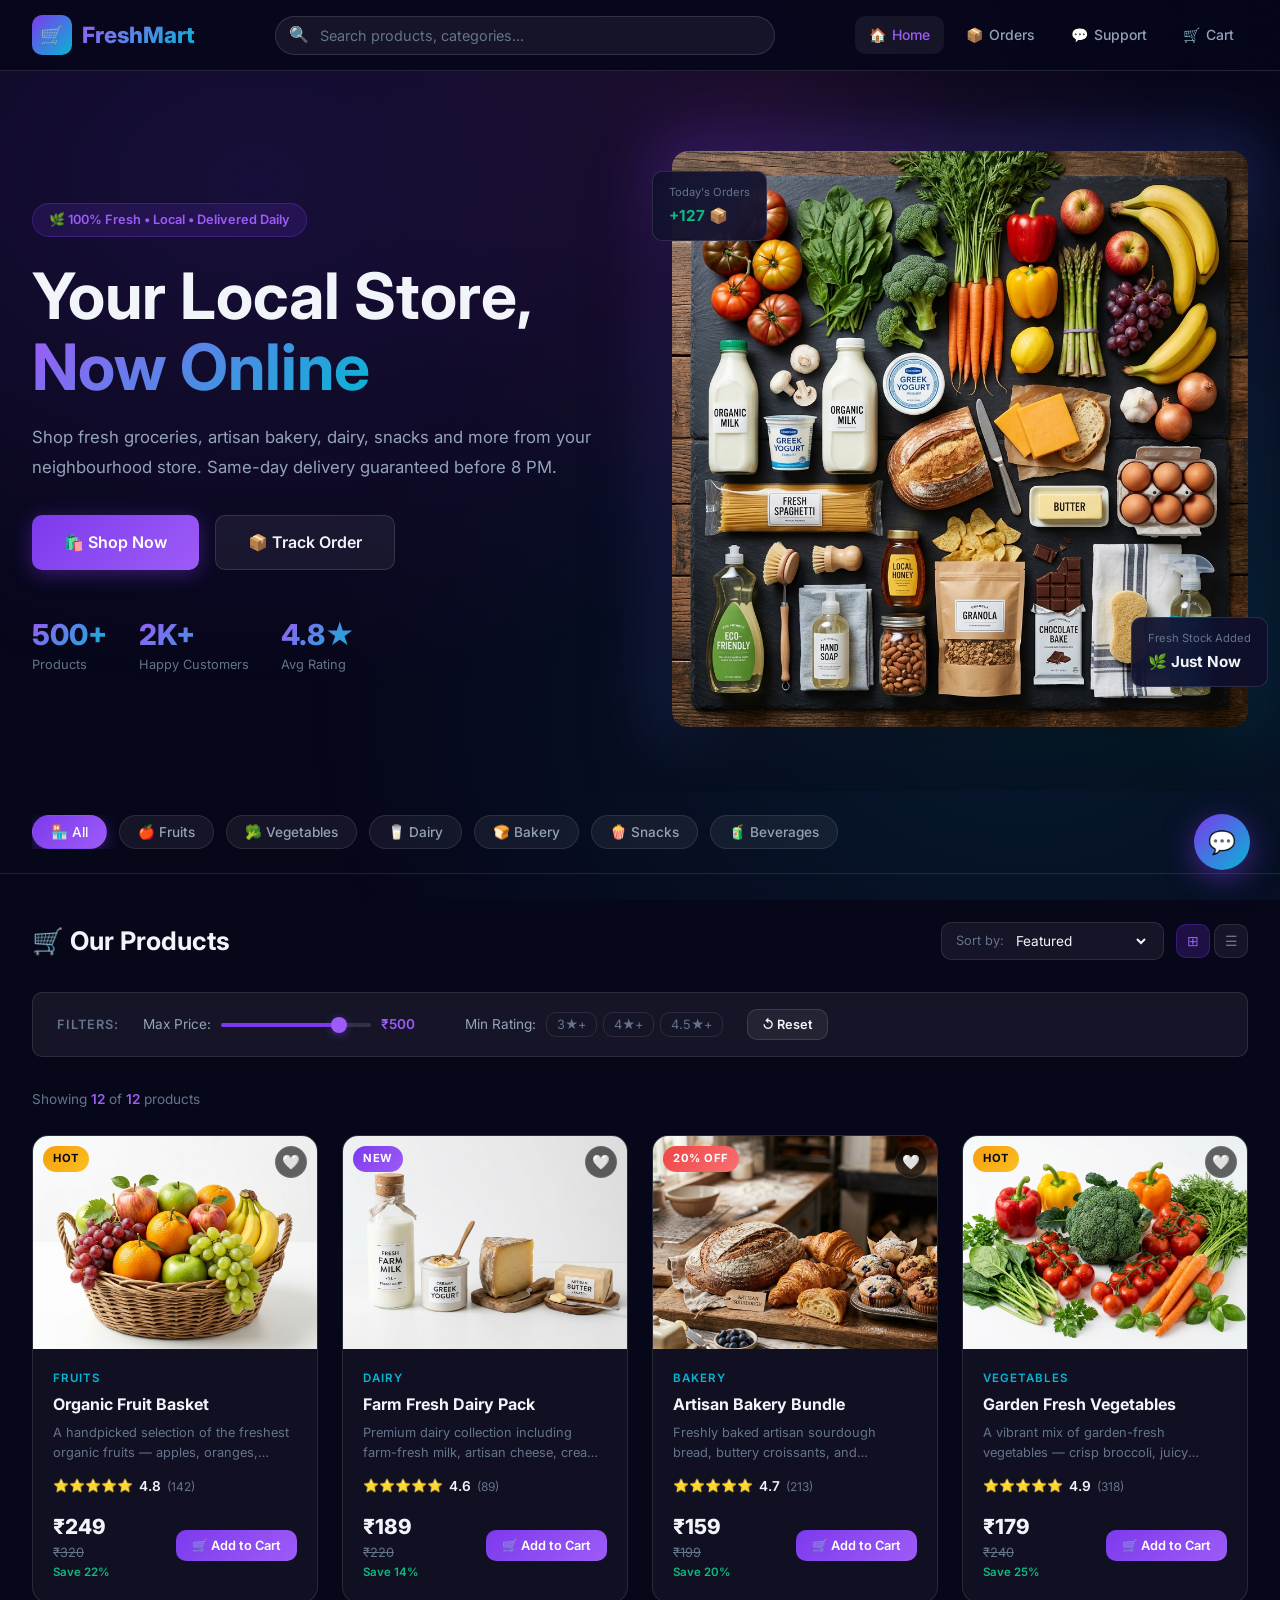
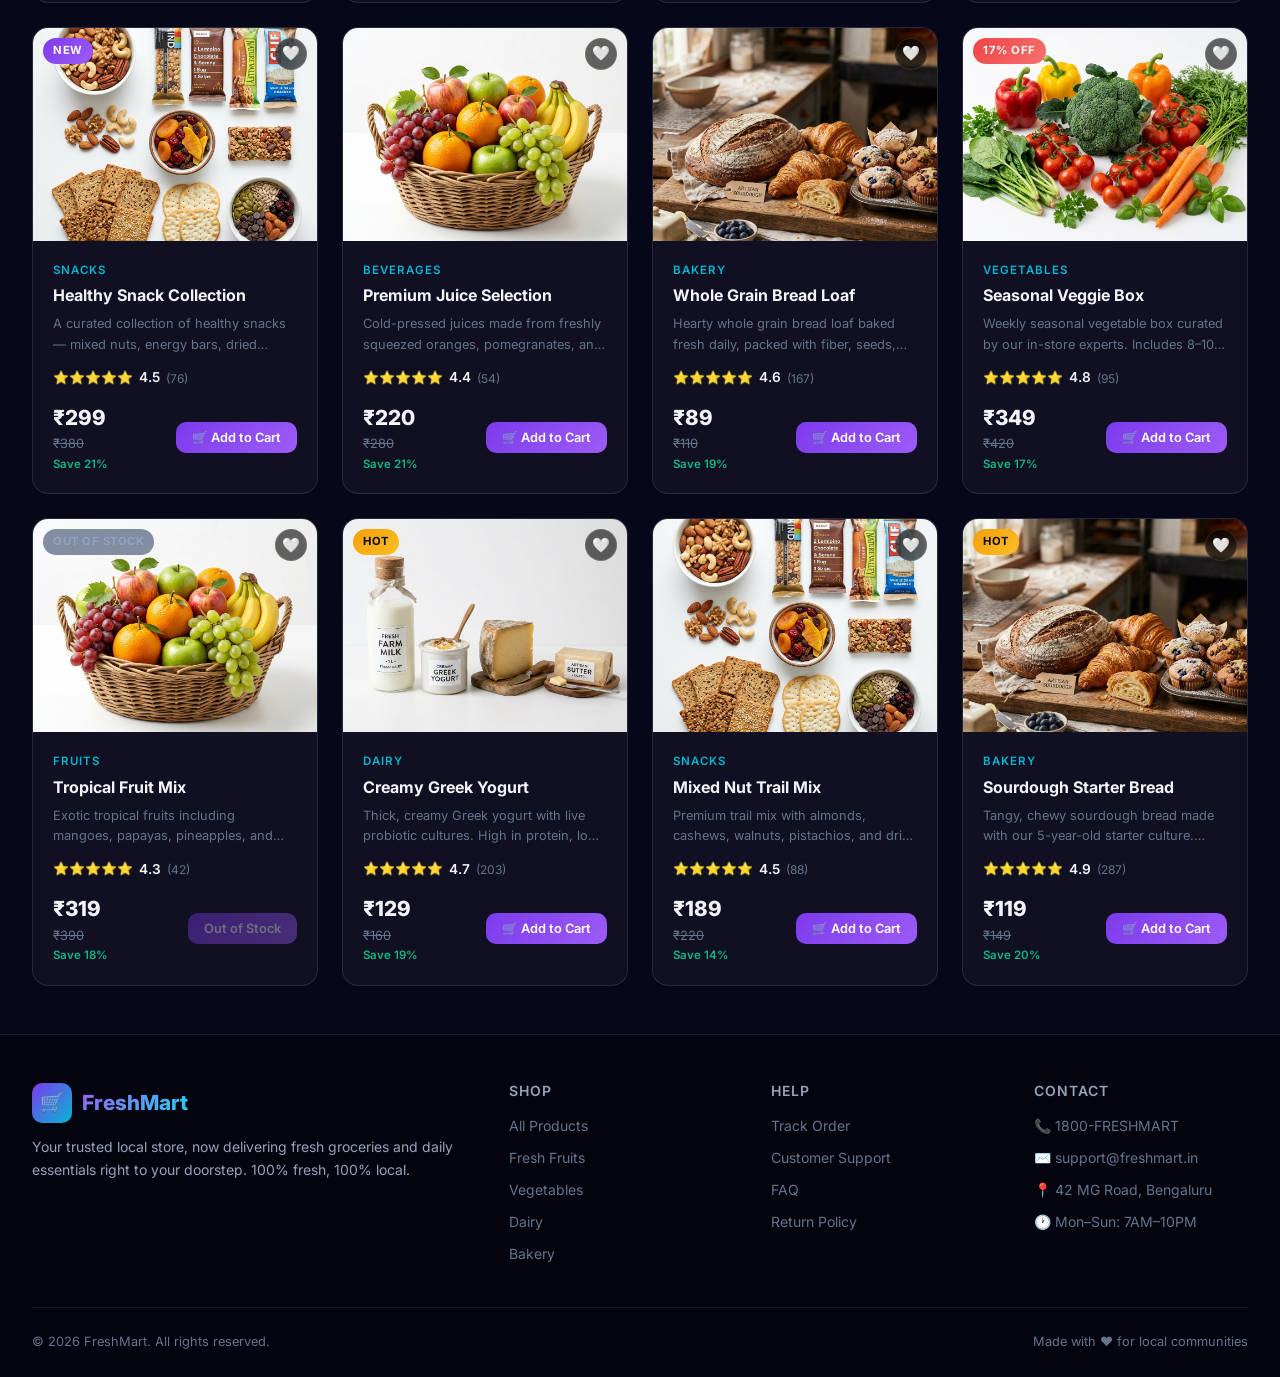
<file: index.html>
<!DOCTYPE html>
<html lang="en">
<head>
  <meta charset="UTF-8">
  <meta name="viewport" content="width=device-width, initial-scale=1.0">
  <title>FreshMart — Local Store E-Commerce Platform</title>
  <meta name="description" content="Shop fresh groceries, bakery items, dairy, snacks and more from your local FreshMart store. Fast delivery, best prices, 100% fresh guarantee.">
  <link rel="stylesheet" href="css/style.css">
  <link rel="stylesheet" href="css/index.css">
  <link rel="icon" href="data:image/svg+xml,<svg xmlns='http://www.w3.org/2000/svg' viewBox='0 0 100 100'><text y='.9em' font-size='90'>🛒</text></svg>">
</head>
<body>

<!-- TOAST CONTAINER -->
<div class="toast-container" id="toastContainer"></div>

<!-- NAVBAR -->
<nav class="navbar">
  <div class="nav-inner">
    <a href="index.html" class="nav-logo">
      <div class="logo-icon">🛒</div>
      <span>FreshMart</span>
    </a>

    <div class="nav-search">
      <span class="search-icon">🔍</span>
      <input type="search" id="navSearch" placeholder="Search products, categories..." autocomplete="off">
    </div>

    <div class="nav-links">
      <a href="index.html" class="nav-link active" id="nav-home">
        <span>🏠</span><span>Home</span>
      </a>
      <a href="orders.html" class="nav-link" id="nav-orders">
        <span>📦</span><span>Orders</span>
      </a>
      <a href="support.html" class="nav-link" id="nav-support">
        <span>💬</span><span>Support</span>
      </a>
      <a href="cart.html" class="nav-link" id="nav-cart" style="position:relative">
        <span>🛒</span><span>Cart</span>
        <span class="cart-badge" style="display:none">0</span>
      </a>
    </div>
  </div>
</nav>

<!-- HERO -->
<section class="hero">
  <div class="hero-inner">
    <div class="hero-content">
      <div class="hero-badge">🌿 100% Fresh • Local • Delivered Daily</div>
      <h1>Your Local Store,<br><span class="gradient-text">Now Online</span></h1>
      <p class="hero-desc">
        Shop fresh groceries, artisan bakery, dairy, snacks and more from your neighbourhood store. Same-day delivery guaranteed before 8 PM.
      </p>
      <div class="hero-actions">
        <a href="#products" class="btn btn-primary btn-lg">🛍️ Shop Now</a>
        <a href="orders.html" class="btn btn-secondary btn-lg">📦 Track Order</a>
      </div>
      <div class="hero-stats">
        <div class="hero-stat"><h3>500+</h3><p>Products</p></div>
        <div class="hero-stat"><h3>2K+</h3><p>Happy Customers</p></div>
        <div class="hero-stat"><h3>4.8★</h3><p>Avg Rating</p></div>
      </div>
    </div>
    <div class="hero-image">
      <img src="hero_banner.png" alt="Fresh groceries and local store products" onerror="this.style.display='none'">
      <div class="floating-card">
        <div class="fc-label">Today's Orders</div>
        <div class="fc-value green">+127 📦</div>
      </div>
      <div class="floating-card">
        <div class="fc-label">Fresh Stock Added</div>
        <div class="fc-value">🌿 Just Now</div>
      </div>
    </div>
  </div>
</section>

<!-- CATEGORIES BAR -->
<div class="categories-bar">
  <div class="categories-inner">
    <button class="cat-btn active" data-cat="All">🏪 All</button>
    <button class="cat-btn" data-cat="Fruits">🍎 Fruits</button>
    <button class="cat-btn" data-cat="Vegetables">🥦 Vegetables</button>
    <button class="cat-btn" data-cat="Dairy">🥛 Dairy</button>
    <button class="cat-btn" data-cat="Bakery">🍞 Bakery</button>
    <button class="cat-btn" data-cat="Snacks">🍿 Snacks</button>
    <button class="cat-btn" data-cat="Beverages">🧃 Beverages</button>
  </div>
</div>

<!-- PRODUCTS -->
<section class="products-section" id="products">
  <div class="products-inner">

    <div class="products-toolbar">
      <h2>🛒 Our Products</h2>
      <div class="toolbar-right">
        <div class="filter-group">
          <label>Sort by:</label>
          <select class="filter-select" id="sortSelect">
            <option value="default">Featured</option>
            <option value="price-asc">Price: Low to High</option>
            <option value="price-desc">Price: High to Low</option>
            <option value="rating">Top Rated</option>
            <option value="name">Name A–Z</option>
            <option value="discount">Best Discount</option>
          </select>
        </div>
        <div class="view-toggle">
          <button class="view-btn active" data-view="grid" title="Grid view">⊞</button>
          <button class="view-btn" data-view="list" title="List view">☰</button>
        </div>
      </div>
    </div>

    <!-- FILTERS -->
    <div class="filter-sidebar">
      <span class="filter-sidebar-label">Filters:</span>

      <div class="range-group">
        <label>Max Price:</label>
        <input type="range" class="range-input" id="priceRange" min="50" max="600" value="500" step="10">
        <span class="range-val" id="priceDisplay">₹500</span>
      </div>

      <div class="range-group">
        <label>Min Rating:</label>
        <div class="rating-filter">
          <button class="rating-star-btn" data-rating="3">3★+</button>
          <button class="rating-star-btn" data-rating="4">4★+</button>
          <button class="rating-star-btn" data-rating="4.5">4.5★+</button>
        </div>
      </div>

      <button class="btn btn-secondary btn-sm" onclick="resetFilters()">↺ Reset</button>
    </div>

    <div class="results-count" id="resultsCount"></div>
    <div class="products-grid" id="productsGrid"></div>
  </div>
</section>

<!-- FOOTER -->
<footer class="footer">
  <div class="footer-inner">
    <div class="footer-grid">
      <div class="footer-brand">
        <div class="nav-logo" style="margin-bottom:0.75rem">
          <div class="logo-icon">🛒</div>
          <span style="font-size:1.3rem;font-weight:800;background:linear-gradient(135deg,#9d5cf6,#22d3ee);-webkit-background-clip:text;-webkit-text-fill-color:transparent">FreshMart</span>
        </div>
        <p>Your trusted local store, now delivering fresh groceries and daily essentials right to your doorstep. 100% fresh, 100% local.</p>
      </div>
      <div class="footer-col">
        <h4>Shop</h4>
        <a href="#products">All Products</a>
        <a href="index.html?cat=Fruits">Fresh Fruits</a>
        <a href="index.html?cat=Vegetables">Vegetables</a>
        <a href="index.html?cat=Dairy">Dairy</a>
        <a href="index.html?cat=Bakery">Bakery</a>
      </div>
      <div class="footer-col">
        <h4>Help</h4>
        <a href="orders.html">Track Order</a>
        <a href="support.html">Customer Support</a>
        <a href="support.html#faq">FAQ</a>
        <a href="#">Return Policy</a>
      </div>
      <div class="footer-col">
        <h4>Contact</h4>
        <a href="tel:+911800000000">📞 1800-FRESHMART</a>
        <a href="mailto:support@freshmart.in">✉️ support@freshmart.in</a>
        <a href="#">📍 42 MG Road, Bengaluru</a>
        <a href="#">🕐 Mon–Sun: 7AM–10PM</a>
      </div>
    </div>
    <div class="footer-bottom">
      <span>© 2026 FreshMart. All rights reserved.</span>
      <span>Made with ❤️ for local communities</span>
    </div>
  </div>
</footer>

<!-- FLOATING SUPPORT BUTTON -->
<button class="support-fab" id="supportFab" title="Chat with us">💬</button>
<div class="support-chat-popup" id="supportPopup">
  <div class="chat-header">
    <div class="chat-header-info">
      <div class="chat-avatar">🤖</div>
      <div>
        <h4>FreshMart Support</h4>
        <p>🟢 Online • Replies instantly</p>
      </div>
    </div>
    <button class="chat-close-btn" id="chatCloseBtn">✕</button>
  </div>
  <div class="chat-messages" id="chatMessages">
    <div class="chat-msg bot">
      <div class="chat-bubble">👋 Hi! I'm your FreshMart assistant. Ask me about orders, delivery, returns or any product questions!</div>
    </div>
  </div>
  <div class="chat-input-area">
    <input type="text" class="chat-input" id="chatInput" placeholder="Type a message...">
    <button class="chat-send-btn" id="chatSendBtn">➤</button>
  </div>
</div>

<script src="js/app.js"></script>
<script src="js/index.js"></script>
</body>
</html>
</file>
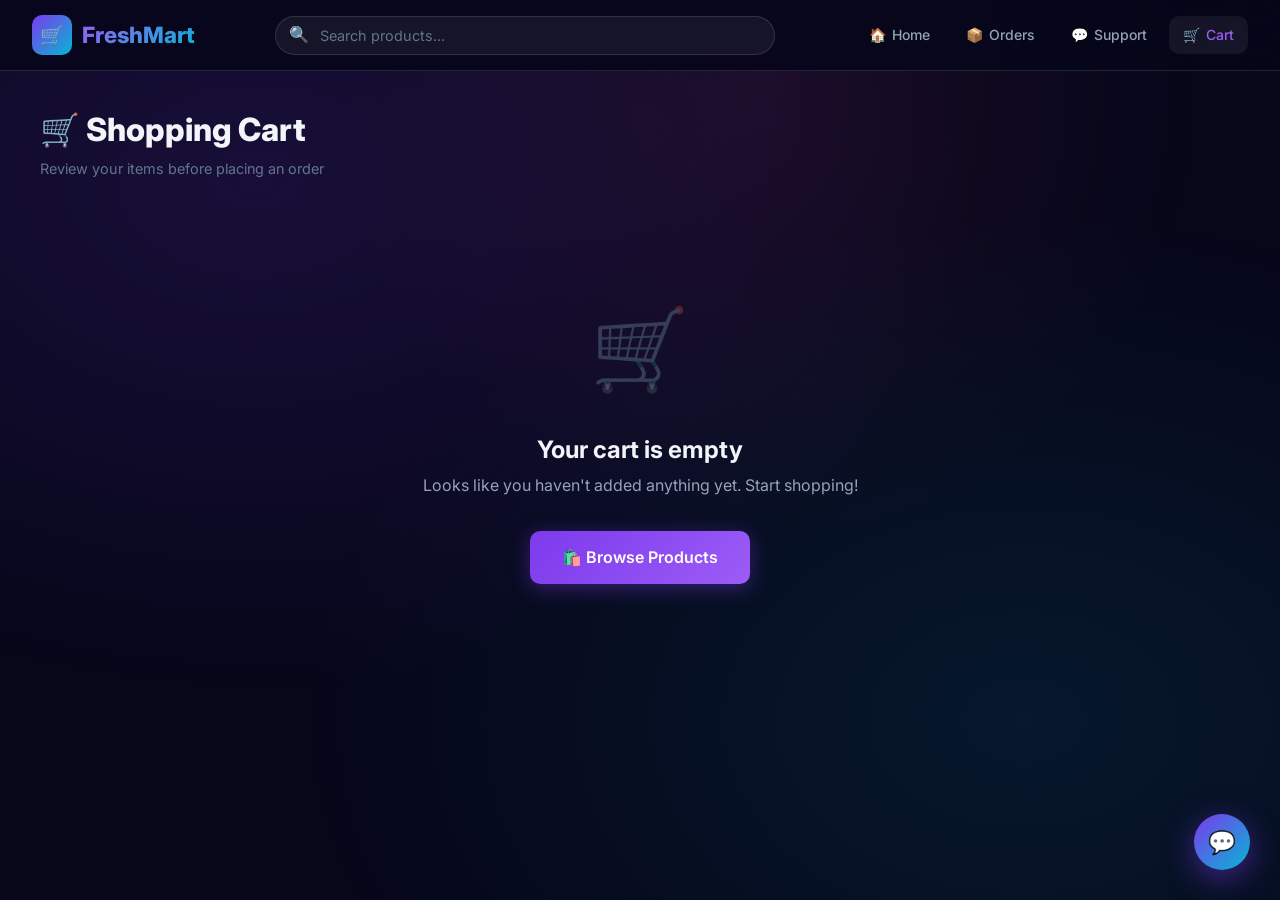
<file: cart.html>
<!DOCTYPE html>
<html lang="en">
<head>
  <meta charset="UTF-8">
  <meta name="viewport" content="width=device-width, initial-scale=1.0">
  <title>Shopping Cart — FreshMart</title>
  <meta name="description" content="Review your cart and checkout securely on FreshMart. Fast delivery, secure payment options.">
  <link rel="stylesheet" href="css/style.css">
  <link rel="stylesheet" href="css/cart.css">
  <link rel="icon" href="data:image/svg+xml,<svg xmlns='http://www.w3.org/2000/svg' viewBox='0 0 100 100'><text y='.9em' font-size='90'>🛒</text></svg>">
</head>
<body>

<div class="toast-container" id="toastContainer"></div>

<!-- NAVBAR -->
<nav class="navbar">
  <div class="nav-inner">
    <a href="index.html" class="nav-logo">
      <div class="logo-icon">🛒</div>
      <span>FreshMart</span>
    </a>
    <div class="nav-search">
      <span class="search-icon">🔍</span>
      <input type="search" placeholder="Search products..." onkeypress="if(event.key==='Enter'){window.location.href='index.html'}">
    </div>
    <div class="nav-links">
      <a href="index.html" class="nav-link"><span>🏠</span><span>Home</span></a>
      <a href="orders.html" class="nav-link"><span>📦</span><span>Orders</span></a>
      <a href="support.html" class="nav-link"><span>💬</span><span>Support</span></a>
      <a href="cart.html" class="nav-link active" style="position:relative">
        <span>🛒</span><span>Cart</span>
        <span class="cart-badge" style="display:none">0</span>
      </a>
    </div>
  </div>
</nav>

<!-- CART PAGE -->
<div class="cart-page">
  <div class="cart-inner">
    <h1 class="cart-page-title">🛒 Shopping Cart</h1>
    <p class="cart-page-subtitle">Review your items before placing an order</p>

    <!-- EMPTY STATE -->
    <div id="cartEmpty" style="display:none">
      <div class="empty-state">
        <div class="empty-icon">🛒</div>
        <h3>Your cart is empty</h3>
        <p>Looks like you haven't added anything yet. Start shopping!</p>
        <a href="index.html" class="btn btn-primary btn-lg" style="margin-top:2rem">🛍️ Browse Products</a>
      </div>
    </div>

    <!-- ORDER SUCCESS -->
    <div id="orderSuccess" style="display:none">
      <div class="empty-state" style="padding:5rem 2rem">
        <div class="empty-icon" style="font-size:6rem;opacity:1">🎉</div>
        <h3 style="font-size:2rem;margin-bottom:1rem">Order Placed Successfully!</h3>
        <p style="font-size:1rem">Your Order ID: <strong id="successOrderId" style="color:var(--accent-purple-light)"></strong></p>
        <p style="color:var(--text-muted);margin-top:0.5rem">You'll receive a confirmation shortly. Track your order below.</p>
        <div style="display:flex;gap:1rem;justify-content:center;margin-top:2rem;flex-wrap:wrap">
          <a href="orders.html" class="btn btn-primary btn-lg">📦 Track Order</a>
          <a href="index.html" class="btn btn-secondary btn-lg">🛍️ Continue Shopping</a>
        </div>
      </div>
    </div>

    <!-- CART LAYOUT -->
    <div class="cart-layout" id="cartWrap">

      <!-- LEFT: ITEMS -->
      <div class="cart-items-wrap">
        <div class="cart-items-header">
          <span id="itemCount">0 items</span>
          <button class="btn btn-danger btn-sm" id="clearCartBtn">🗑️ Clear Cart</button>
        </div>
        <div id="cartItems"></div>
        <a href="index.html" class="btn btn-secondary" style="margin-top:1rem;width:100%;justify-content:center">← Continue Shopping</a>
      </div>

      <!-- RIGHT: ORDER SUMMARY -->
      <div class="order-summary">
        <h3>📋 Order Summary</h3>

        <div class="summary-row">
          <span class="label">Subtotal</span>
          <span class="value" id="subtotalAmt">₹0</span>
        </div>
        <div class="summary-row discount" id="discountRow" style="display:none">
          <span class="label">🎟️ Discount</span>
          <span class="value" id="discountAmt" style="color:var(--success)"></span>
        </div>
        <div class="summary-row">
          <span class="label">🚚 Delivery</span>
          <span class="value" id="deliveryAmt">FREE</span>
        </div>

        <hr class="divider">

        <!-- COUPON -->
        <div class="coupon-row">
          <input type="text" class="form-control" id="couponInput" placeholder="Coupon code (try FRESH10)">
          <button class="btn btn-outline" id="applyCouponBtn">Apply</button>
        </div>

        <!-- DELIVERY OPTIONS -->
        <div class="delivery-options">
          <h4>Choose Delivery:</h4>
          <div class="delivery-option selected" data-delivery="standard">
            <input type="radio" name="delivery" checked>
            <div class="delivery-option-info">
              <div class="delivery-option-name">🚚 Standard</div>
              <div class="delivery-option-desc">2–3 business days</div>
            </div>
            <span class="delivery-option-price">FREE</span>
          </div>
          <div class="delivery-option" data-delivery="express">
            <input type="radio" name="delivery">
            <div class="delivery-option-info">
              <div class="delivery-option-name">⚡ Express</div>
              <div class="delivery-option-desc">Same day by 8 PM</div>
            </div>
            <span class="delivery-option-price">₹49</span>
          </div>
          <div class="delivery-option" data-delivery="midnight">
            <input type="radio" name="delivery">
            <div class="delivery-option-info">
              <div class="delivery-option-name">🌙 Midnight</div>
              <div class="delivery-option-desc">Tonight by midnight</div>
            </div>
            <span class="delivery-option-price">₹99</span>
          </div>
        </div>

        <hr class="divider">

        <div class="summary-row total">
          <span class="label">Total</span>
          <span class="value" id="totalAmt">₹0</span>
        </div>

        <button class="btn btn-success btn-lg btn-full" id="checkoutBtn" style="margin-top:1.25rem">
          🔒 Proceed to Checkout
        </button>

        <div class="secure-badge">🔒 Secured by 256-bit SSL encryption</div>

        <div style="display:flex;justify-content:center;gap:0.75rem;margin-top:1rem;font-size:1.5rem">
          <span title="UPI">📱</span>
          <span title="Visa">💳</span>
          <span title="Mastercard">💳</span>
          <span title="Net Banking">🏦</span>
          <span title="Cash on Delivery">💵</span>
        </div>
      </div>
    </div>
  </div>
</div>

<!-- CHECKOUT MODAL -->
<div class="modal-overlay" id="checkoutModal">
  <div class="modal" style="max-width:580px">
    <div class="modal-header">
      <h3>🛍️ Secure Checkout</h3>
      <button class="modal-close" id="checkoutModalClose">✕</button>
    </div>

    <!-- STEPS -->
    <div class="checkout-steps">
      <div class="checkout-step active">
        <span class="step-num">1</span><span>Address</span>
      </div>
      <div class="checkout-step">
        <span class="step-num">2</span><span>Payment</span>
      </div>
      <div class="checkout-step">
        <span class="step-num">3</span><span>Confirm</span>
      </div>
    </div>

    <!-- STEP 1: ADDRESS -->
    <div class="checkout-form-step active" id="step1">
      <div class="form-row">
        <div class="form-group">
          <label class="form-label">First Name *</label>
          <input type="text" class="form-control" placeholder="Rahul" required>
        </div>
        <div class="form-group">
          <label class="form-label">Last Name</label>
          <input type="text" class="form-control" placeholder="Sharma">
        </div>
      </div>
      <div class="form-group">
        <label class="form-label">Phone Number *</label>
        <input type="tel" class="form-control" placeholder="+91 98765 43210" required>
      </div>
      <div class="form-group">
        <label class="form-label">Delivery Address *</label>
        <textarea class="form-control" id="deliveryAddress" placeholder="House no, street, landmark..." rows="3" required></textarea>
      </div>
      <div class="form-row">
        <div class="form-group">
          <label class="form-label">City</label>
          <input type="text" class="form-control" placeholder="Bengaluru">
        </div>
        <div class="form-group">
          <label class="form-label">Pincode</label>
          <input type="text" class="form-control" placeholder="560001" maxlength="6">
        </div>
      </div>
      <button class="btn btn-primary btn-full" id="nextStep1">Continue to Payment →</button>
    </div>

    <!-- STEP 2: PAYMENT -->
    <div class="checkout-form-step" id="step2">
      <div class="payment-options">
        <div class="payment-option selected" data-payment="upi">
          <span class="pay-icon">📱</span> UPI
        </div>
        <div class="payment-option" data-payment="card">
          <span class="pay-icon">💳</span> Card
        </div>
        <div class="payment-option" data-payment="netbanking">
          <span class="pay-icon">🏦</span> Net Banking
        </div>
        <div class="payment-option" data-payment="cod">
          <span class="pay-icon">💵</span> Cash on Delivery
        </div>
      </div>

      <div class="form-group">
        <label class="form-label">UPI ID</label>
        <input type="text" class="form-control" placeholder="yourname@upi">
      </div>

      <div style="display:flex;gap:0.75rem;margin-top:1rem">
        <button class="btn btn-secondary" id="prevStep2">← Back</button>
        <button class="btn btn-primary" style="flex:1" id="nextStep2">Review Order →</button>
      </div>
    </div>

    <!-- STEP 3: CONFIRM -->
    <div class="checkout-form-step" id="step3">
      <div style="background:var(--glass);border:1px solid var(--border);border-radius:var(--radius-sm);padding:1.25rem;margin-bottom:1.25rem">
        <h4 style="margin-bottom:1rem;font-size:0.9rem;color:var(--text-secondary)">📦 ORDER SUMMARY</h4>
        <div id="confirmItems"></div>
      </div>

      <div style="display:flex;gap:0.75rem;margin-top:1rem">
        <button class="btn btn-secondary" id="prevStep3">← Back</button>
        <button class="btn btn-success" style="flex:1" id="placeOrderBtn">✅ Place Order</button>
      </div>

      <div class="secure-badge" style="margin-top:0.75rem">🔒 Your payment info is encrypted and secure</div>
    </div>
  </div>
</div>

<!-- FLOATING SUPPORT -->
<button class="support-fab" id="supportFab" title="Chat with us">💬</button>
<div class="support-chat-popup" id="supportPopup">
  <div class="chat-header">
    <div class="chat-header-info">
      <div class="chat-avatar">🤖</div>
      <div><h4>FreshMart Support</h4><p>🟢 Online</p></div>
    </div>
    <button class="chat-close-btn" id="chatCloseBtn">✕</button>
  </div>
  <div class="chat-messages" id="chatMessages">
    <div class="chat-msg bot"><div class="chat-bubble">👋 Need help with your cart or checkout? I'm here!</div></div>
  </div>
  <div class="chat-input-area">
    <input type="text" class="chat-input" id="chatInput" placeholder="Type a message...">
    <button class="chat-send-btn" id="chatSendBtn">➤</button>
  </div>
</div>

<script src="js/app.js"></script>
<script src="js/cart.js"></script>
<script>
// Populate confirm step
document.getElementById('placeOrderBtn').addEventListener('click', () => {}, {once:false});
document.getElementById('nextStep2').addEventListener('click', () => {
  const confirmDiv = document.getElementById('confirmItems');
  const cart = Cart.get();
  const total = Cart.getTotal();
  confirmDiv.innerHTML = cart.map(i => `
    <div style="display:flex;justify-content:space-between;font-size:0.85rem;padding:0.4rem 0;border-bottom:1px solid var(--border)">
      <span>${i.name} × ${i.qty}</span>
      <strong>₹${(i.price * i.qty).toLocaleString('en-IN')}</strong>
    </div>
  `).join('') + `<div style="display:flex;justify-content:space-between;font-size:1rem;font-weight:800;padding:0.75rem 0 0;color:var(--accent-purple-light)"><span>Total</span><span>₹${total.toLocaleString('en-IN')}</span></div>`;
});
</script>
</body>
</html>
</file>
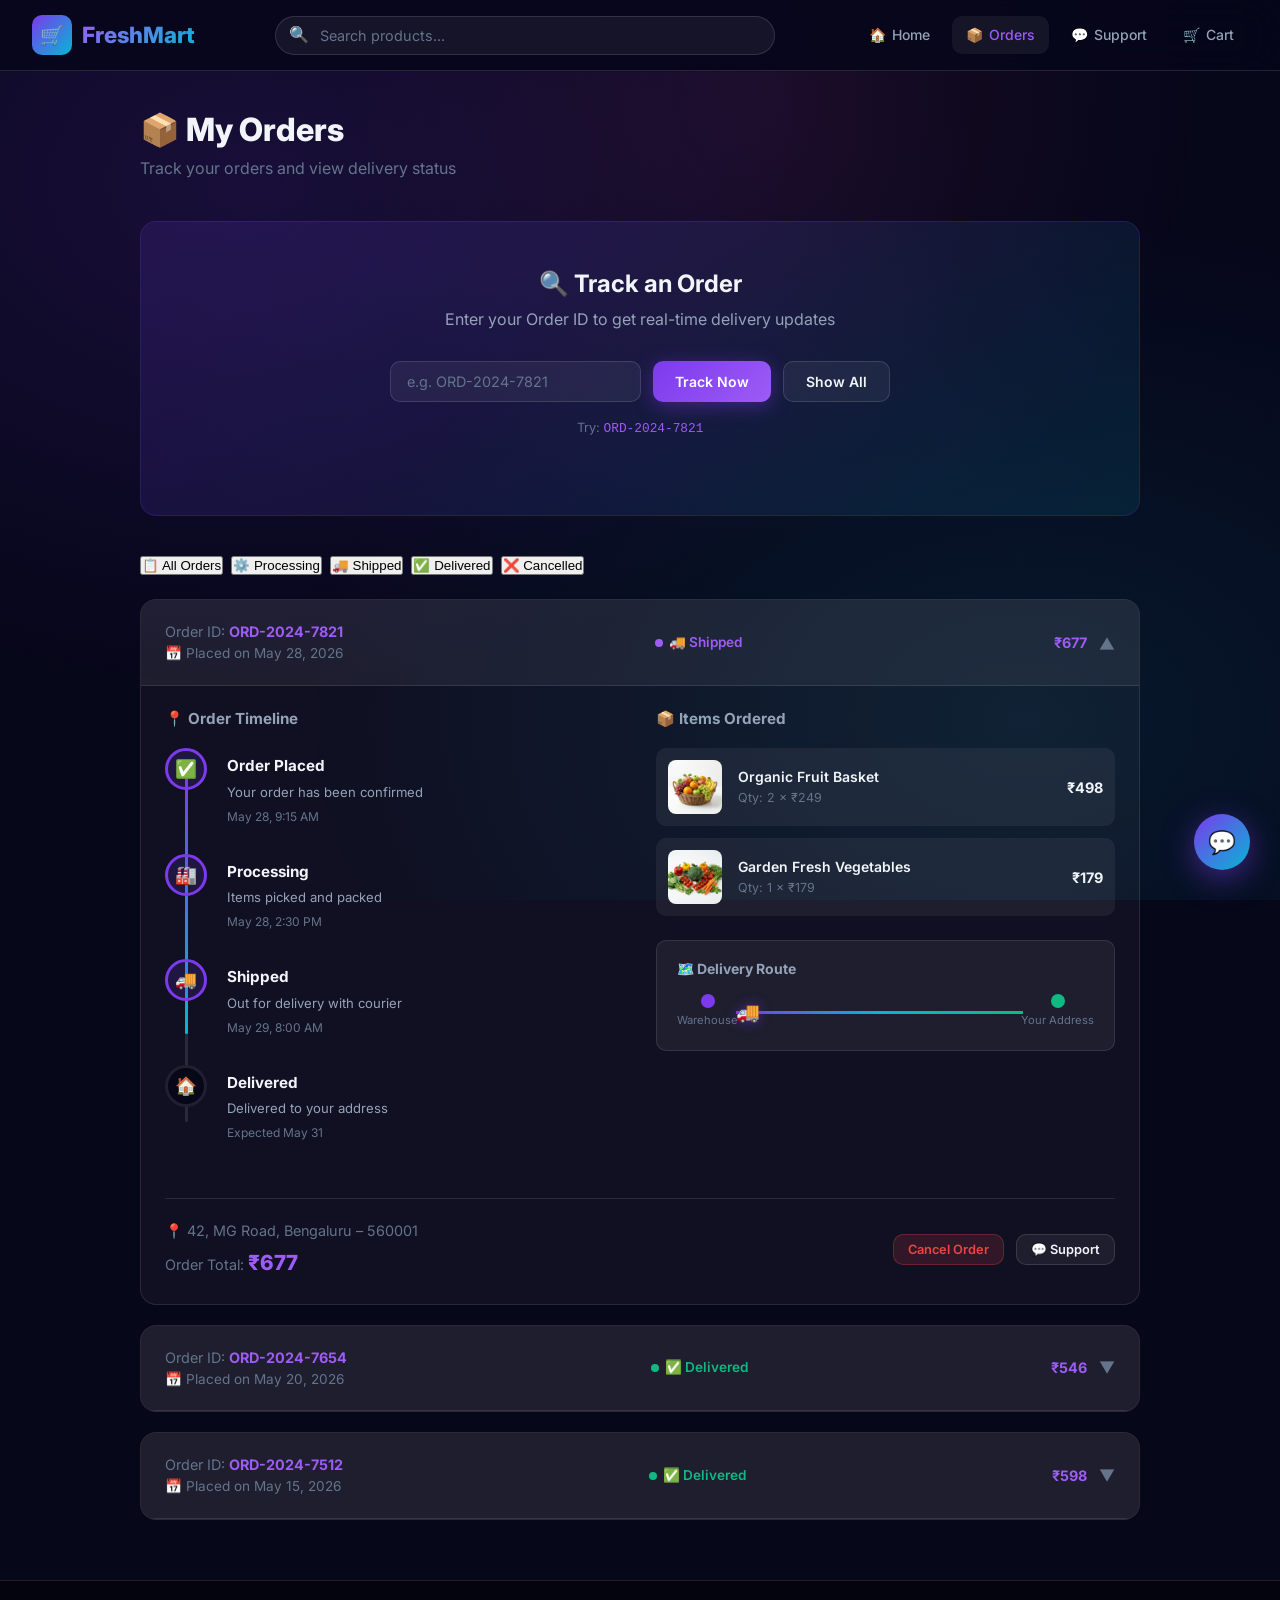
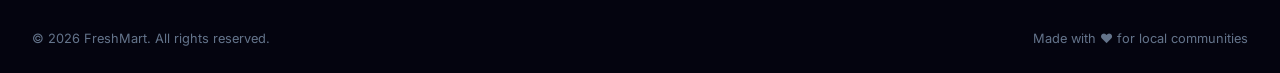
<file: orders.html>
<!DOCTYPE html>
<html lang="en">
<head>
  <meta charset="UTF-8">
  <meta name="viewport" content="width=device-width, initial-scale=1.0">
  <title>Order Tracking — FreshMart</title>
  <meta name="description" content="Track your FreshMart orders in real-time. View order timeline, delivery status and estimated arrival.">
  <link rel="stylesheet" href="css/style.css">
  <link rel="stylesheet" href="css/orders.css">
  <link rel="icon" href="data:image/svg+xml,<svg xmlns='http://www.w3.org/2000/svg' viewBox='0 0 100 100'><text y='.9em' font-size='90'>📦</text></svg>">
</head>
<body>

<div class="toast-container" id="toastContainer"></div>

<!-- NAVBAR -->
<nav class="navbar">
  <div class="nav-inner">
    <a href="index.html" class="nav-logo">
      <div class="logo-icon">🛒</div>
      <span>FreshMart</span>
    </a>
    <div class="nav-search">
      <span class="search-icon">🔍</span>
      <input type="search" placeholder="Search products..." onkeypress="if(event.key==='Enter'){window.location.href='index.html'}">
    </div>
    <div class="nav-links">
      <a href="index.html" class="nav-link"><span>🏠</span><span>Home</span></a>
      <a href="orders.html" class="nav-link active"><span>📦</span><span>Orders</span></a>
      <a href="support.html" class="nav-link"><span>💬</span><span>Support</span></a>
      <a href="cart.html" class="nav-link" style="position:relative">
        <span>🛒</span><span>Cart</span>
        <span class="cart-badge" style="display:none">0</span>
      </a>
    </div>
  </div>
</nav>

<!-- ORDERS PAGE -->
<div class="orders-page">
  <div class="orders-inner">

    <div class="orders-header">
      <h1>📦 My Orders</h1>
      <p>Track your orders and view delivery status</p>
    </div>

    <!-- TRACK HERO -->
    <div class="track-hero">
      <h2>🔍 Track an Order</h2>
      <p>Enter your Order ID to get real-time delivery updates</p>
      <div class="track-input-row">
        <input type="text" class="form-control" id="trackInput" placeholder="e.g. ORD-2024-7821">
        <button class="btn btn-primary" id="trackBtn">Track Now</button>
        <button class="btn btn-secondary" id="showAllBtn">Show All</button>
      </div>
      <p style="margin-top:1rem;font-size:0.8rem;color:var(--text-muted)">Try: <code style="color:var(--accent-purple-light)">ORD-2024-7821</code></p>
    </div>

    <!-- FILTER TABS -->
    <div style="display:flex;gap:0.5rem;margin-bottom:1.5rem;flex-wrap:wrap">
      <button class="order-filter-btn cat-btn active" data-status="all">📋 All Orders</button>
      <button class="order-filter-btn cat-btn" data-status="processing">⚙️ Processing</button>
      <button class="order-filter-btn cat-btn" data-status="shipped">🚚 Shipped</button>
      <button class="order-filter-btn cat-btn" data-status="delivered">✅ Delivered</button>
      <button class="order-filter-btn cat-btn" data-status="cancelled">❌ Cancelled</button>
    </div>

    <!-- ORDERS LIST -->
    <div id="ordersList"></div>

  </div>
</div>

<!-- FOOTER -->
<footer class="footer">
  <div class="footer-inner">
    <div class="footer-bottom" style="border-top:none;padding-top:0">
      <span>© 2026 FreshMart. All rights reserved.</span>
      <span>Made with ❤️ for local communities</span>
    </div>
  </div>
</footer>

<!-- FLOATING SUPPORT -->
<button class="support-fab" id="supportFab" title="Chat with us">💬</button>
<div class="support-chat-popup" id="supportPopup">
  <div class="chat-header">
    <div class="chat-header-info">
      <div class="chat-avatar">🤖</div>
      <div><h4>FreshMart Support</h4><p>🟢 Online</p></div>
    </div>
    <button class="chat-close-btn" id="chatCloseBtn">✕</button>
  </div>
  <div class="chat-messages" id="chatMessages">
    <div class="chat-msg bot"><div class="chat-bubble">👋 Need help tracking your order? Enter your Order ID above or ask me!</div></div>
  </div>
  <div class="chat-input-area">
    <input type="text" class="chat-input" id="chatInput" placeholder="Type a message...">
    <button class="chat-send-btn" id="chatSendBtn">➤</button>
  </div>
</div>

<script src="js/app.js"></script>
<script src="js/orders.js"></script>
</body>
</html>
</file>
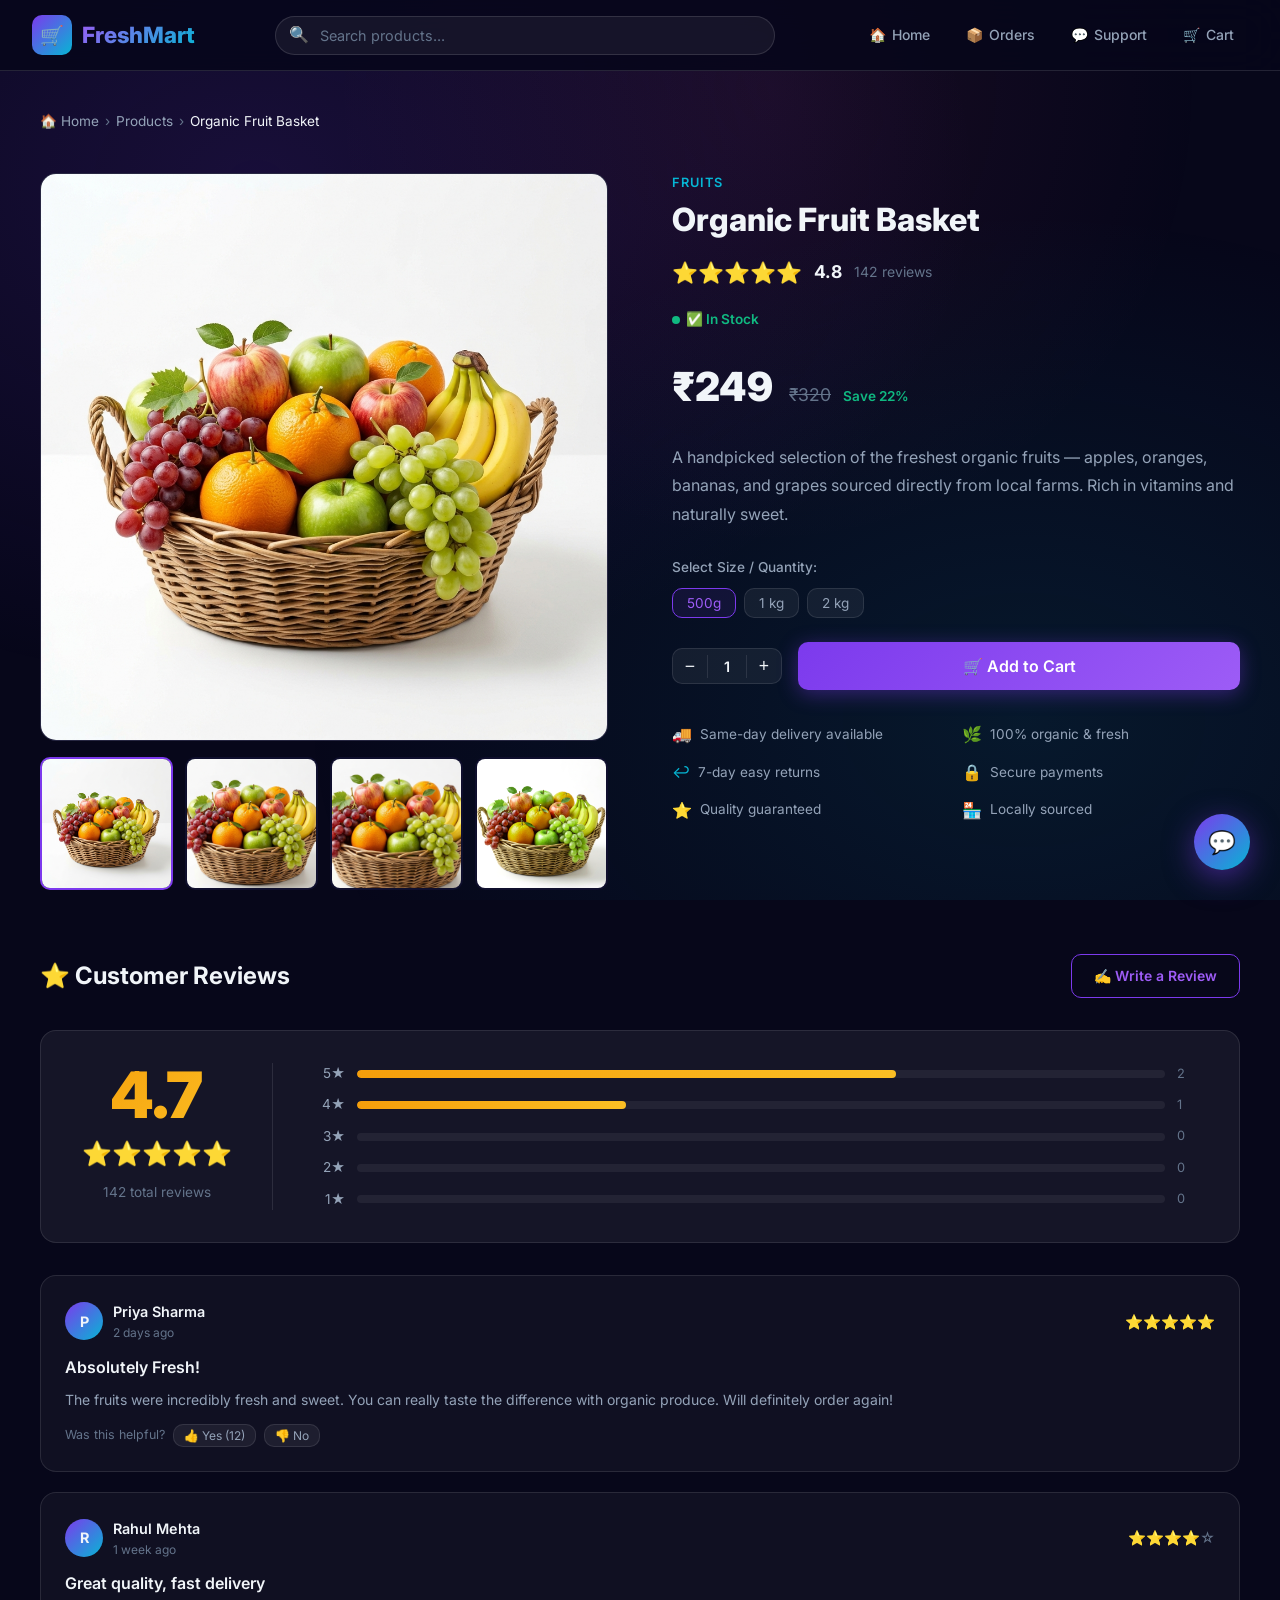
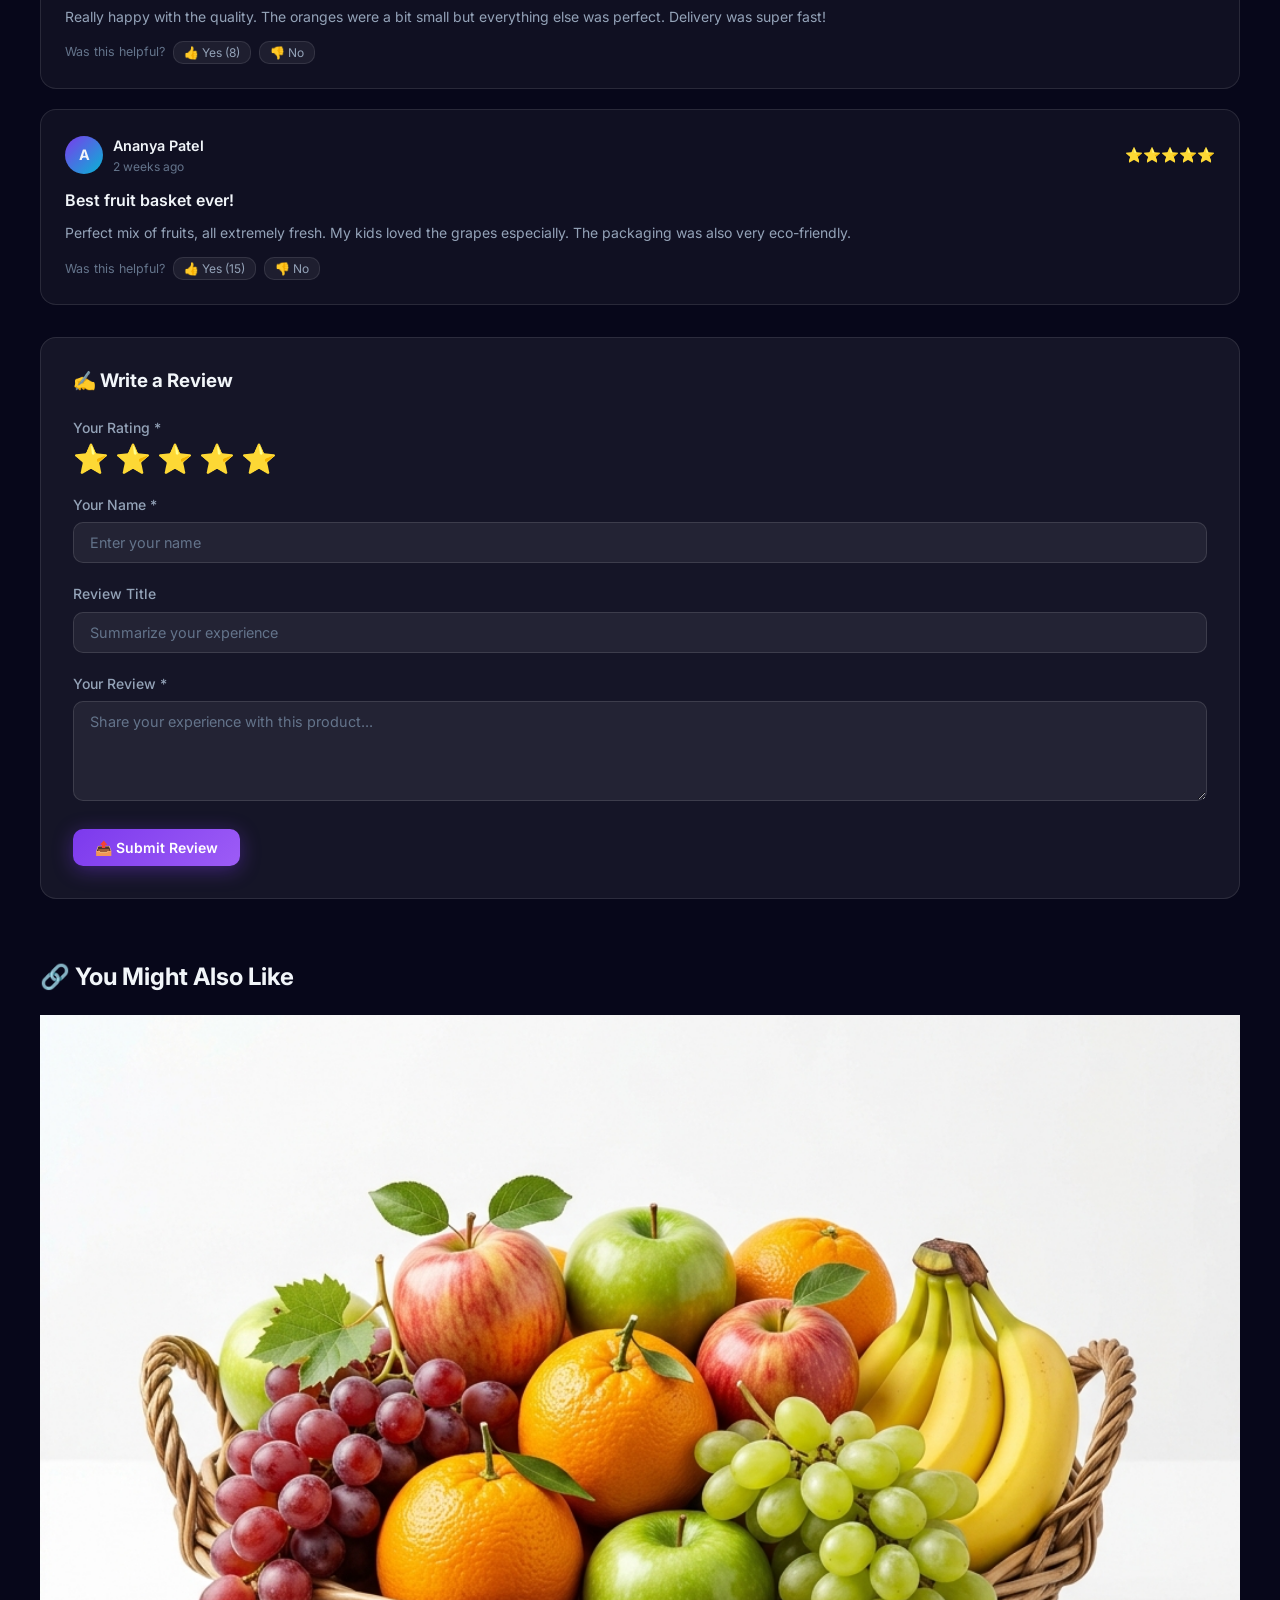
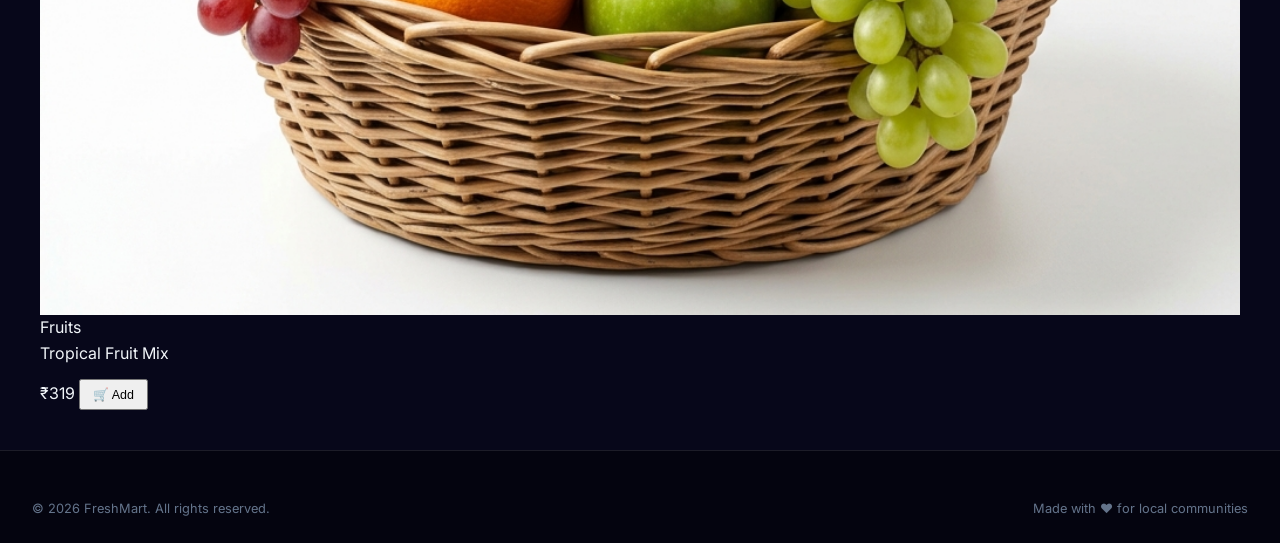
<file: product.html>
<!DOCTYPE html>
<html lang="en">
<head>
  <meta charset="UTF-8">
  <meta name="viewport" content="width=device-width, initial-scale=1.0">
  <title>Product Details — FreshMart</title>
  <meta name="description" content="View detailed product information, reviews, ratings and add to cart on FreshMart.">
  <link rel="stylesheet" href="css/style.css">
  <link rel="stylesheet" href="css/product.css">
  <link rel="icon" href="data:image/svg+xml,<svg xmlns='http://www.w3.org/2000/svg' viewBox='0 0 100 100'><text y='.9em' font-size='90'>🛒</text></svg>">
</head>
<body>

<div class="toast-container" id="toastContainer"></div>

<!-- NAVBAR -->
<nav class="navbar">
  <div class="nav-inner">
    <a href="index.html" class="nav-logo">
      <div class="logo-icon">🛒</div>
      <span>FreshMart</span>
    </a>
    <div class="nav-search">
      <span class="search-icon">🔍</span>
      <input type="search" id="navSearch" placeholder="Search products..." autocomplete="off" onkeypress="if(event.key==='Enter'){window.location.href='index.html'}">
    </div>
    <div class="nav-links">
      <a href="index.html" class="nav-link"><span>🏠</span><span>Home</span></a>
      <a href="orders.html" class="nav-link"><span>📦</span><span>Orders</span></a>
      <a href="support.html" class="nav-link"><span>💬</span><span>Support</span></a>
      <a href="cart.html" class="nav-link" style="position:relative">
        <span>🛒</span><span>Cart</span>
        <span class="cart-badge" style="display:none">0</span>
      </a>
    </div>
  </div>
</nav>

<!-- PRODUCT DETAIL -->
<div class="product-detail">
  <div class="product-detail-inner">

    <!-- BREADCRUMB -->
    <div class="breadcrumb">
      <a href="index.html">🏠 Home</a>
      <span class="sep">›</span>
      <a href="index.html">Products</a>
      <span class="sep">›</span>
      <span class="current" id="breadcrumbProduct">Product</span>
    </div>

    <!-- PRODUCT LAYOUT -->
    <div class="product-layout">

      <!-- LEFT: GALLERY -->
      <div>
        <div class="gallery-main">
          <img src="" alt="Product" id="mainProductImg">
        </div>
        <div class="gallery-thumbs">
          <div class="gallery-thumb active" onclick="selectThumb(this)">
            <img src="" alt="Thumb 1">
          </div>
          <div class="gallery-thumb" onclick="selectThumb(this)">
            <img src="" alt="Thumb 2">
          </div>
          <div class="gallery-thumb" onclick="selectThumb(this)">
            <img src="" alt="Thumb 3">
          </div>
          <div class="gallery-thumb" onclick="selectThumb(this)">
            <img src="" alt="Thumb 4">
          </div>
        </div>
      </div>

      <!-- RIGHT: INFO -->
      <div>
        <div class="product-info-header">
          <div class="product-info-category" id="productCategory"></div>
          <h1 class="product-info-title" id="productTitle"></h1>
          <div class="product-info-rating">
            <span class="rating-big" id="productStars"></span>
            <span class="rating-score" id="productRatingScore"></span>
            <span class="rating-reviews" id="productReviewCount"></span>
          </div>
          <div class="in-stock" id="stockStatus"></div>
        </div>

        <!-- PRICE -->
        <div class="product-price-big">
          <span class="price-big" id="productPriceCurrent"></span>
          <span class="price-old" id="productPriceOld"></span>
          <span class="price-save" id="productPriceSave"></span>
        </div>

        <!-- DESC -->
        <p class="product-desc-text" id="productDesc"></p>

        <!-- VARIANTS -->
        <div class="product-variants">
          <div class="variant-label">Select Size / Quantity:</div>
          <div class="variant-options" id="productVariants"></div>
        </div>

        <!-- QTY + ADD TO CART -->
        <div class="product-add-action">
          <div class="qty-control">
            <button class="qty-btn" id="qtyMinus">−</button>
            <span class="qty-display" id="qtyDisplay">1</span>
            <button class="qty-btn" id="qtyPlus">+</button>
          </div>
          <button class="btn btn-primary btn-lg" id="addToCartBtn" style="flex:1">🛒 Add to Cart</button>
        </div>

        <!-- FEATURES -->
        <div class="product-features">
          <div class="feature-item"><span class="feature-icon">🚚</span> Same-day delivery available</div>
          <div class="feature-item"><span class="feature-icon">🌿</span> 100% organic & fresh</div>
          <div class="feature-item"><span class="feature-icon">↩️</span> 7-day easy returns</div>
          <div class="feature-item"><span class="feature-icon">🔒</span> Secure payments</div>
          <div class="feature-item"><span class="feature-icon">⭐</span> Quality guaranteed</div>
          <div class="feature-item"><span class="feature-icon">🏪</span> Locally sourced</div>
        </div>
      </div>
    </div>

    <!-- REVIEWS SECTION -->
    <div class="reviews-section">
      <div class="reviews-header">
        <h2>⭐ Customer Reviews</h2>
        <a href="#writeReview" class="btn btn-outline">✍️ Write a Review</a>
      </div>

      <!-- RATING SUMMARY -->
      <div class="reviews-summary">
        <div class="rating-big-score">
          <div class="score" id="avgScore">4.8</div>
          <div class="star-row" id="avgStars">⭐⭐⭐⭐⭐</div>
          <div class="total" id="totalReviews">0 reviews</div>
        </div>
        <div class="rating-bars">
          <div class="rating-bar-row">
            <span class="rating-bar-label">5★</span>
            <div class="rating-bar-track"><div class="rating-bar-fill" id="bar5" style="width:0%"></div></div>
            <span class="rating-bar-count" id="count5">0</span>
          </div>
          <div class="rating-bar-row">
            <span class="rating-bar-label">4★</span>
            <div class="rating-bar-track"><div class="rating-bar-fill" id="bar4" style="width:0%"></div></div>
            <span class="rating-bar-count" id="count4">0</span>
          </div>
          <div class="rating-bar-row">
            <span class="rating-bar-label">3★</span>
            <div class="rating-bar-track"><div class="rating-bar-fill" id="bar3" style="width:0%"></div></div>
            <span class="rating-bar-count" id="count3">0</span>
          </div>
          <div class="rating-bar-row">
            <span class="rating-bar-label">2★</span>
            <div class="rating-bar-track"><div class="rating-bar-fill" id="bar2" style="width:0%"></div></div>
            <span class="rating-bar-count" id="count2">0</span>
          </div>
          <div class="rating-bar-row">
            <span class="rating-bar-label">1★</span>
            <div class="rating-bar-track"><div class="rating-bar-fill" id="bar1" style="width:0%"></div></div>
            <span class="rating-bar-count" id="count1">0</span>
          </div>
        </div>
      </div>

      <!-- REVIEWS LIST -->
      <div class="reviews-list" id="reviewsList"></div>

      <!-- WRITE REVIEW -->
      <div class="write-review-card" id="writeReview">
        <h3>✍️ Write a Review</h3>
        <form id="reviewForm">
          <div class="form-group">
            <label class="form-label">Your Rating *</label>
            <div class="star-rating-input" id="starInput">
              <button type="button" class="star-input-btn" data-star="1">⭐</button>
              <button type="button" class="star-input-btn" data-star="2">⭐</button>
              <button type="button" class="star-input-btn" data-star="3">⭐</button>
              <button type="button" class="star-input-btn" data-star="4">⭐</button>
              <button type="button" class="star-input-btn" data-star="5">⭐</button>
            </div>
          </div>
          <div class="form-row">
            <div class="form-group">
              <label class="form-label">Your Name *</label>
              <input type="text" class="form-control" id="reviewName" placeholder="Enter your name" required>
            </div>
            <div class="form-group">
              <label class="form-label">Review Title</label>
              <input type="text" class="form-control" id="reviewTitle" placeholder="Summarize your experience">
            </div>
          </div>
          <div class="form-group">
            <label class="form-label">Your Review *</label>
            <textarea class="form-control" id="reviewBody" placeholder="Share your experience with this product..." required></textarea>
          </div>
          <button type="submit" class="btn btn-primary">📤 Submit Review</button>
        </form>
      </div>
    </div>

    <!-- RELATED PRODUCTS -->
    <div style="margin-top:4rem">
      <h2 style="margin-bottom:1.5rem">🔗 You Might Also Like</h2>
      <div class="products-grid" id="relatedProducts"></div>
    </div>

  </div>
</div>

<!-- FOOTER -->
<footer class="footer">
  <div class="footer-inner">
    <div class="footer-bottom" style="border-top:none;padding-top:0">
      <span>© 2026 FreshMart. All rights reserved.</span>
      <span>Made with ❤️ for local communities</span>
    </div>
  </div>
</footer>

<!-- FLOATING SUPPORT -->
<button class="support-fab" id="supportFab" title="Chat with us">💬</button>
<div class="support-chat-popup" id="supportPopup">
  <div class="chat-header">
    <div class="chat-header-info">
      <div class="chat-avatar">🤖</div>
      <div><h4>FreshMart Support</h4><p>🟢 Online • Replies instantly</p></div>
    </div>
    <button class="chat-close-btn" id="chatCloseBtn">✕</button>
  </div>
  <div class="chat-messages" id="chatMessages">
    <div class="chat-msg bot"><div class="chat-bubble">👋 Hi! Questions about this product? I'm here to help!</div></div>
  </div>
  <div class="chat-input-area">
    <input type="text" class="chat-input" id="chatInput" placeholder="Type a message...">
    <button class="chat-send-btn" id="chatSendBtn">➤</button>
  </div>
</div>

<script src="js/app.js"></script>
<script src="js/product.js"></script>
</body>
</html>
</file>
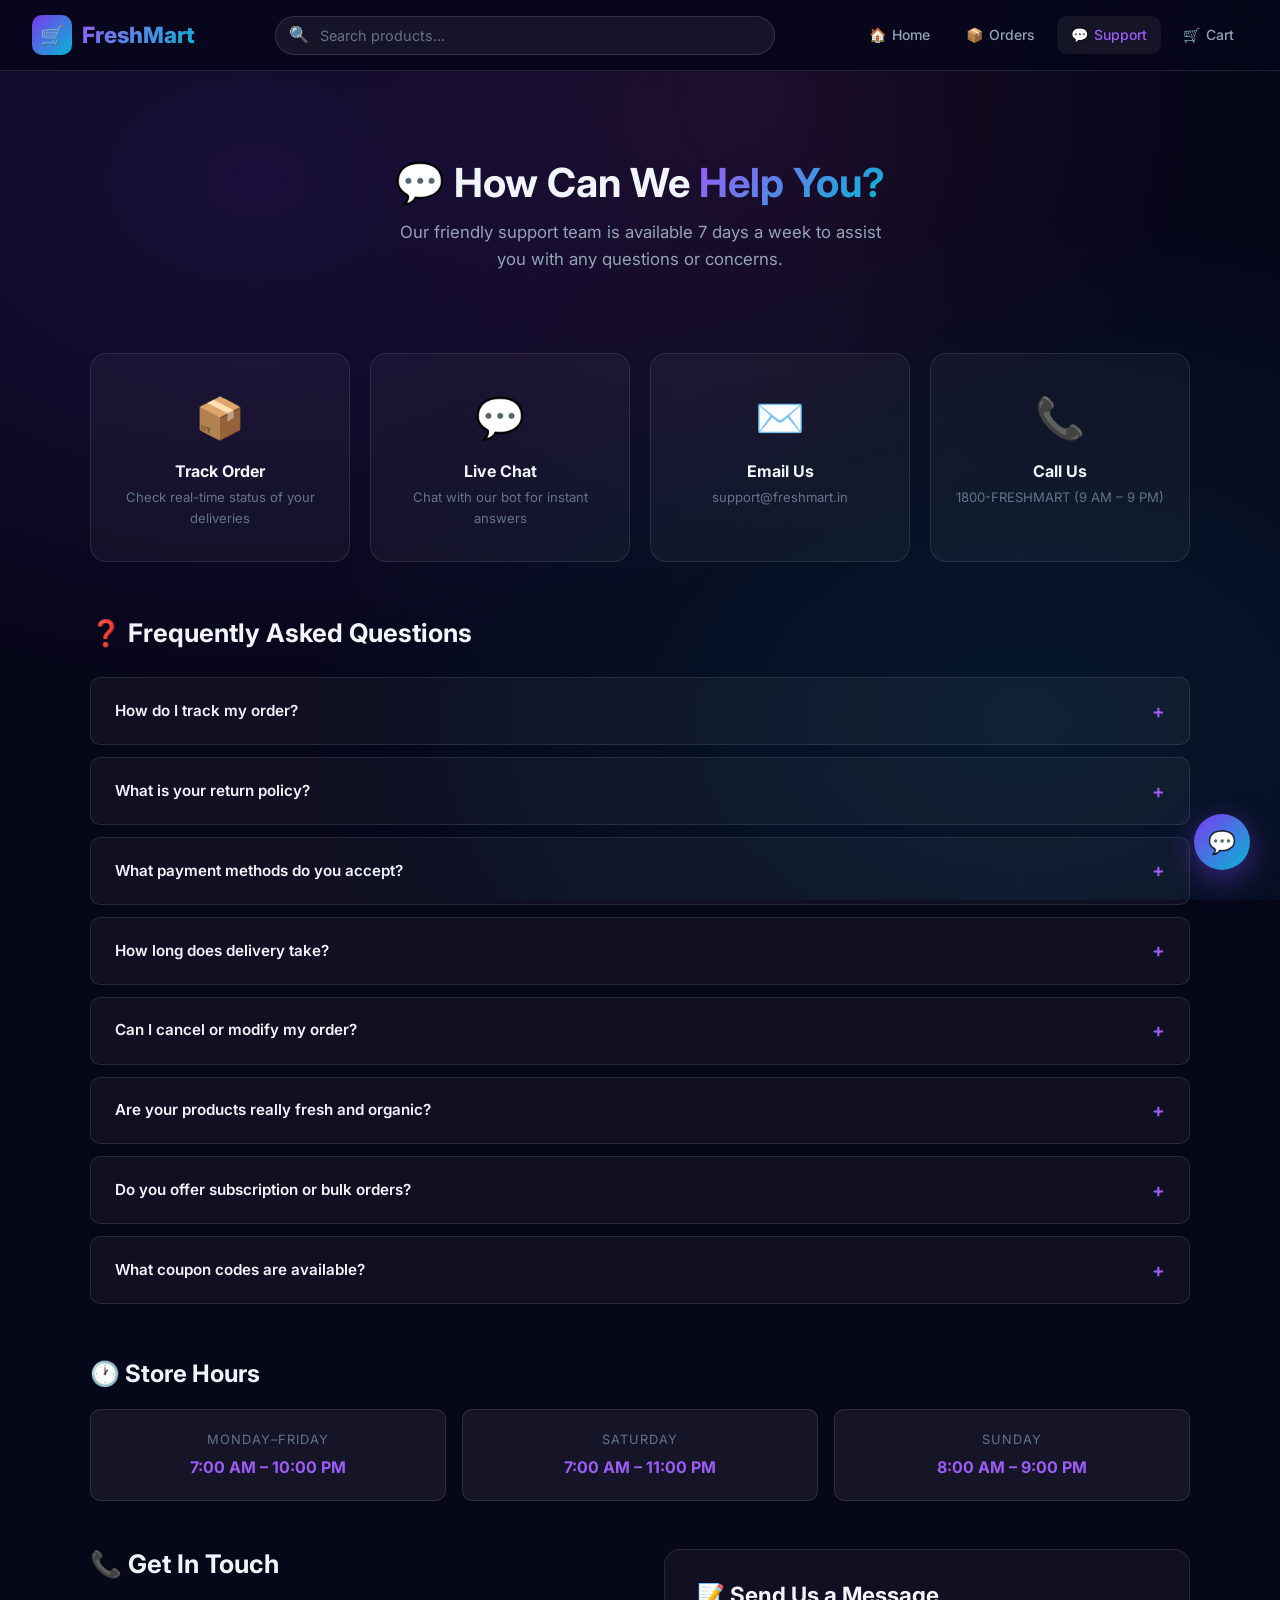
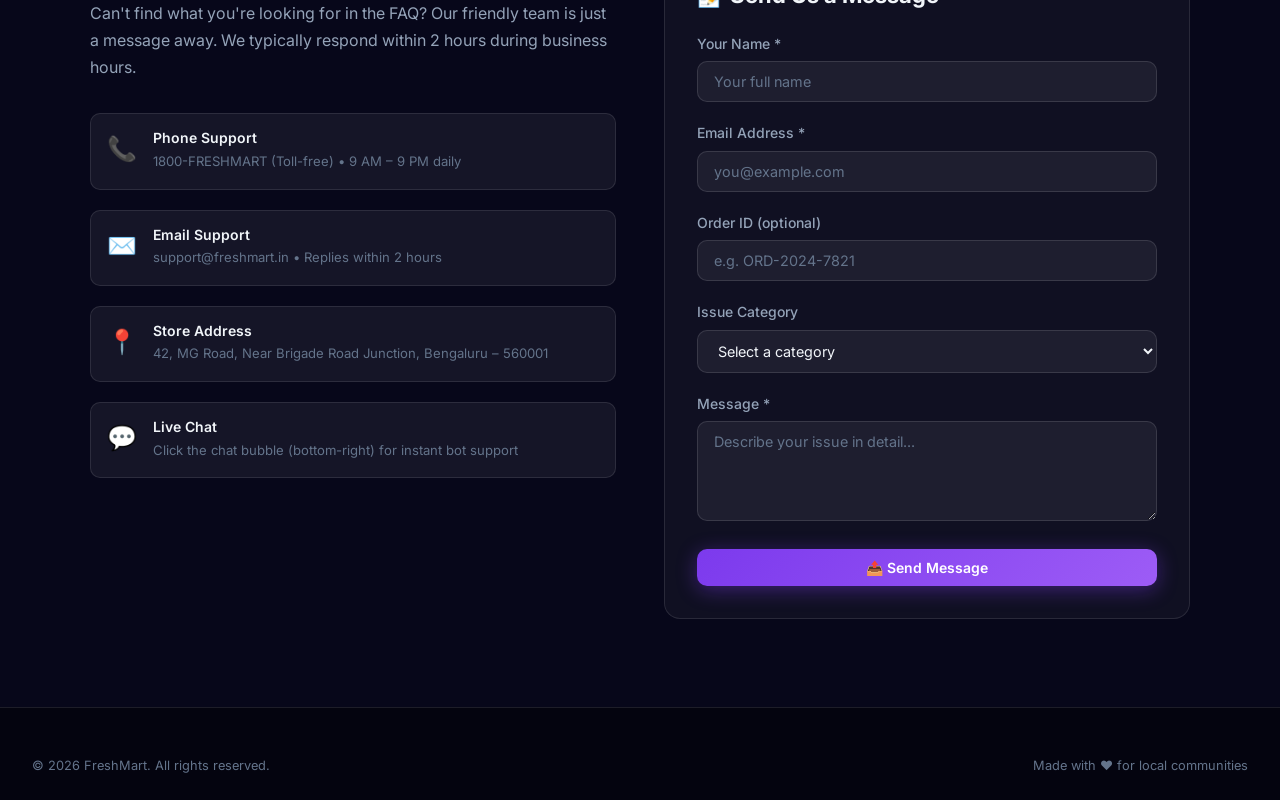
<file: support.html>
<!DOCTYPE html>
<html lang="en">
<head>
  <meta charset="UTF-8">
  <meta name="viewport" content="width=device-width, initial-scale=1.0">
  <title>Customer Support — FreshMart</title>
  <meta name="description" content="Get help with orders, returns, payments and more. FreshMart customer support is available 7 days a week.">
  <link rel="stylesheet" href="css/style.css">
  <link rel="icon" href="data:image/svg+xml,<svg xmlns='http://www.w3.org/2000/svg' viewBox='0 0 100 100'><text y='.9em' font-size='90'>💬</text></svg>">
  <style>
    .support-page { padding: 2.5rem 2rem; position: relative; z-index: 1; }
    .support-inner { max-width: 1100px; margin: 0 auto; }

    .support-hero {
      text-align: center;
      padding: 3rem 2rem 2rem;
      margin-bottom: 3rem;
    }
    .support-hero h1 { font-size: 2.5rem; margin-bottom: 0.75rem; }
    .support-hero p { color: var(--text-secondary); font-size: 1.05rem; max-width: 500px; margin: 0 auto; }

    .support-cards {
      display: grid;
      grid-template-columns: repeat(auto-fit, minmax(220px, 1fr));
      gap: 1.25rem;
      margin-bottom: 3.5rem;
    }

    .support-card {
      padding: 2rem 1.5rem;
      text-align: center;
      background: var(--bg-card);
      border: 1px solid var(--border);
      border-radius: var(--radius);
      transition: var(--transition);
      cursor: pointer;
      text-decoration: none;
      color: inherit;
      display: block;
    }

    .support-card:hover {
      transform: translateY(-4px);
      border-color: rgba(124,58,237,0.4);
      box-shadow: 0 20px 40px rgba(0,0,0,0.3);
      background: var(--bg-card-hover);
    }

    .support-card .sc-icon { font-size: 2.5rem; margin-bottom: 0.75rem; }
    .support-card h3 { font-size: 1rem; margin-bottom: 0.4rem; }
    .support-card p { font-size: 0.82rem; color: var(--text-muted); }

    /* FAQ */
    .faq-section { margin-bottom: 3.5rem; }
    .faq-section h2 { font-size: 1.6rem; margin-bottom: 1.75rem; }

    .faq-item {
      background: var(--bg-card);
      border: 1px solid var(--border);
      border-radius: var(--radius-sm);
      margin-bottom: 0.75rem;
      overflow: hidden;
      transition: var(--transition);
    }

    .faq-item:hover { border-color: rgba(124,58,237,0.3); }
    .faq-item.open { border-color: rgba(124,58,237,0.4); }

    .faq-question {
      display: flex;
      align-items: center;
      justify-content: space-between;
      padding: 1.1rem 1.5rem;
      cursor: pointer;
      font-weight: 600;
      font-size: 0.95rem;
      user-select: none;
      gap: 1rem;
    }

    .faq-icon {
      font-size: 1.2rem;
      transition: transform 0.3s ease;
      flex-shrink: 0;
      color: var(--accent-purple-light);
    }

    .faq-item.open .faq-icon { transform: rotate(45deg); }

    .faq-answer {
      max-height: 0;
      overflow: hidden;
      transition: max-height 0.4s ease, padding 0.3s ease;
      padding: 0 1.5rem;
      color: var(--text-secondary);
      font-size: 0.9rem;
      line-height: 1.7;
    }

    .faq-item.open .faq-answer { max-height: 300px; padding: 0 1.5rem 1.25rem; }

    /* CONTACT FORM */
    .contact-section {
      display: grid;
      grid-template-columns: 1fr 1fr;
      gap: 3rem;
      margin-bottom: 3rem;
    }

    .contact-info h2 { font-size: 1.6rem; margin-bottom: 1.25rem; }
    .contact-info p { color: var(--text-secondary); margin-bottom: 2rem; line-height: 1.7; }

    .contact-detail {
      display: flex;
      align-items: flex-start;
      gap: 1rem;
      margin-bottom: 1.25rem;
      padding: 1rem;
      background: var(--glass);
      border: 1px solid var(--border);
      border-radius: var(--radius-sm);
    }

    .contact-detail .cd-icon { font-size: 1.5rem; flex-shrink: 0; }
    .contact-detail h4 { font-size: 0.875rem; font-weight: 600; margin-bottom: 3px; }
    .contact-detail p { font-size: 0.82rem; color: var(--text-muted); margin: 0; }

    .contact-form-wrap {
      background: var(--bg-card);
      border: 1px solid var(--border);
      border-radius: var(--radius);
      padding: 2rem;
    }

    .contact-form-wrap h2 { font-size: 1.4rem; margin-bottom: 1.5rem; }

    /* HOURS */
    .hours-grid {
      display: grid;
      grid-template-columns: repeat(3, 1fr);
      gap: 1rem;
      margin-bottom: 3rem;
    }

    .hours-card {
      padding: 1.25rem;
      background: var(--glass);
      border: 1px solid var(--border);
      border-radius: var(--radius-sm);
      text-align: center;
    }

    .hours-card .day { font-size: 0.8rem; color: var(--text-muted); text-transform: uppercase; letter-spacing: 1px; margin-bottom: 4px; }
    .hours-card .time { font-size: 1rem; font-weight: 700; color: var(--accent-purple-light); }

    @media (max-width: 768px) {
      .contact-section { grid-template-columns: 1fr; }
      .hours-grid { grid-template-columns: 1fr 1fr; }
    }
  </style>
</head>
<body>

<div class="toast-container" id="toastContainer"></div>

<!-- NAVBAR -->
<nav class="navbar">
  <div class="nav-inner">
    <a href="index.html" class="nav-logo">
      <div class="logo-icon">🛒</div>
      <span>FreshMart</span>
    </a>
    <div class="nav-search">
      <span class="search-icon">🔍</span>
      <input type="search" placeholder="Search products..." onkeypress="if(event.key==='Enter'){window.location.href='index.html'}">
    </div>
    <div class="nav-links">
      <a href="index.html" class="nav-link"><span>🏠</span><span>Home</span></a>
      <a href="orders.html" class="nav-link"><span>📦</span><span>Orders</span></a>
      <a href="support.html" class="nav-link active"><span>💬</span><span>Support</span></a>
      <a href="cart.html" class="nav-link" style="position:relative">
        <span>🛒</span><span>Cart</span>
        <span class="cart-badge" style="display:none">0</span>
      </a>
    </div>
  </div>
</nav>

<!-- SUPPORT PAGE -->
<div class="support-page">
  <div class="support-inner">

    <!-- HERO -->
    <div class="support-hero">
      <h1>💬 How Can We <span class="gradient-text">Help You?</span></h1>
      <p>Our friendly support team is available 7 days a week to assist you with any questions or concerns.</p>
    </div>

    <!-- QUICK SUPPORT CARDS -->
    <div class="support-cards">
      <a href="orders.html" class="support-card">
        <div class="sc-icon">📦</div>
        <h3>Track Order</h3>
        <p>Check real-time status of your deliveries</p>
      </a>
      <div class="support-card" onclick="document.getElementById('supportFab').click()">
        <div class="sc-icon">💬</div>
        <h3>Live Chat</h3>
        <p>Chat with our bot for instant answers</p>
      </div>
      <a href="mailto:support@freshmart.in" class="support-card">
        <div class="sc-icon">✉️</div>
        <h3>Email Us</h3>
        <p>support@freshmart.in</p>
      </a>
      <a href="tel:+911800000000" class="support-card">
        <div class="sc-icon">📞</div>
        <h3>Call Us</h3>
        <p>1800-FRESHMART (9 AM – 9 PM)</p>
      </a>
    </div>

    <!-- FAQ SECTION -->
    <div class="faq-section" id="faq">
      <h2>❓ Frequently Asked Questions</h2>

      <div class="faq-item">
        <div class="faq-question" onclick="toggleFaq(this)">
          How do I track my order?
          <span class="faq-icon">+</span>
        </div>
        <div class="faq-answer">
          You can track your order by visiting the <a href="orders.html" style="color:var(--accent-purple-light)">Orders page</a> and entering your Order ID. You'll see a real-time timeline showing where your order is — from placement to delivery right at your door.
        </div>
      </div>

      <div class="faq-item">
        <div class="faq-question" onclick="toggleFaq(this)">
          What is your return policy?
          <span class="faq-icon">+</span>
        </div>
        <div class="faq-answer">
          We offer a hassle-free 7-day return policy for all products. If you receive a damaged or incorrect item, simply contact our support team and we'll arrange a pickup and full refund within 3–5 business days. No questions asked for fresh produce that doesn't meet quality standards.
        </div>
      </div>

      <div class="faq-item">
        <div class="faq-question" onclick="toggleFaq(this)">
          What payment methods do you accept?
          <span class="faq-icon">+</span>
        </div>
        <div class="faq-answer">
          We accept UPI (Google Pay, PhonePe, BHIM, Paytm), Credit and Debit Cards (Visa, Mastercard, RuPay), Net Banking, and Cash on Delivery (COD) for orders below ₹2,000. All online payments are secured with 256-bit SSL encryption.
        </div>
      </div>

      <div class="faq-item">
        <div class="faq-question" onclick="toggleFaq(this)">
          How long does delivery take?
          <span class="faq-icon">+</span>
        </div>
        <div class="faq-answer">
          Standard delivery takes 2–3 business days. Express delivery is available same day for orders placed before 6 PM (delivered by 8 PM). Midnight delivery is also available for orders placed before 9 PM. Delivery charges vary by option — standard delivery is FREE on all orders!
        </div>
      </div>

      <div class="faq-item">
        <div class="faq-question" onclick="toggleFaq(this)">
          Can I cancel or modify my order?
          <span class="faq-icon">+</span>
        </div>
        <div class="faq-answer">
          Orders can be cancelled or modified within 1 hour of placement. After that, the order enters processing and cannot be changed. To cancel, go to the Orders page, select your order, and click "Cancel Order". Refunds are processed within 5–7 business days.
        </div>
      </div>

      <div class="faq-item">
        <div class="faq-question" onclick="toggleFaq(this)">
          Are your products really fresh and organic?
          <span class="faq-icon">+</span>
        </div>
        <div class="faq-answer">
          Yes! All our fresh produce is sourced directly from local farms and delivered within 24 hours of harvest. Our organic products are certified and free from artificial pesticides. We have strict quality checks — if any product doesn't meet our freshness standards, we replace it for free.
        </div>
      </div>

      <div class="faq-item">
        <div class="faq-question" onclick="toggleFaq(this)">
          Do you offer subscription or bulk orders?
          <span class="faq-icon">+</span>
        </div>
        <div class="faq-answer">
          Yes! We offer weekly and monthly subscription boxes for vegetables, fruits, dairy and bakery items at a 15% discount. For bulk orders above ₹5,000, contact us directly at bulk@freshmart.in for special pricing and dedicated account support.
        </div>
      </div>

      <div class="faq-item">
        <div class="faq-question" onclick="toggleFaq(this)">
          What coupon codes are available?
          <span class="faq-icon">+</span>
        </div>
        <div class="faq-answer">
          Current active coupons: <strong style="color:var(--accent-purple-light)">FRESH10</strong> (10% off), <strong style="color:var(--accent-cyan)">SAVE50</strong> (₹50 flat off), <strong style="color:var(--accent-gold)">NEWUSER</strong> (15% off for new users). Enter these at checkout in the coupon field!
        </div>
      </div>
    </div>

    <!-- STORE HOURS -->
    <h2 style="margin-bottom:1.25rem">🕐 Store Hours</h2>
    <div class="hours-grid">
      <div class="hours-card"><div class="day">Monday–Friday</div><div class="time">7:00 AM – 10:00 PM</div></div>
      <div class="hours-card"><div class="day">Saturday</div><div class="time">7:00 AM – 11:00 PM</div></div>
      <div class="hours-card"><div class="day">Sunday</div><div class="time">8:00 AM – 9:00 PM</div></div>
    </div>

    <!-- CONTACT SECTION -->
    <div class="contact-section" style="margin-top:1rem">
      <div class="contact-info">
        <h2>📞 Get In Touch</h2>
        <p>Can't find what you're looking for in the FAQ? Our friendly team is just a message away. We typically respond within 2 hours during business hours.</p>

        <div class="contact-detail">
          <span class="cd-icon">📞</span>
          <div>
            <h4>Phone Support</h4>
            <p>1800-FRESHMART (Toll-free) • 9 AM – 9 PM daily</p>
          </div>
        </div>
        <div class="contact-detail">
          <span class="cd-icon">✉️</span>
          <div>
            <h4>Email Support</h4>
            <p>support@freshmart.in • Replies within 2 hours</p>
          </div>
        </div>
        <div class="contact-detail">
          <span class="cd-icon">📍</span>
          <div>
            <h4>Store Address</h4>
            <p>42, MG Road, Near Brigade Road Junction, Bengaluru – 560001</p>
          </div>
        </div>
        <div class="contact-detail">
          <span class="cd-icon">💬</span>
          <div>
            <h4>Live Chat</h4>
            <p>Click the chat bubble (bottom-right) for instant bot support</p>
          </div>
        </div>
      </div>

      <!-- CONTACT FORM -->
      <div class="contact-form-wrap">
        <h2>📝 Send Us a Message</h2>
        <form id="contactForm">
          <div class="form-group">
            <label class="form-label">Your Name *</label>
            <input type="text" class="form-control" id="contactName" placeholder="Your full name" required>
          </div>
          <div class="form-group">
            <label class="form-label">Email Address *</label>
            <input type="email" class="form-control" id="contactEmail" placeholder="you@example.com" required>
          </div>
          <div class="form-group">
            <label class="form-label">Order ID (optional)</label>
            <input type="text" class="form-control" id="contactOrderId" placeholder="e.g. ORD-2024-7821">
          </div>
          <div class="form-group">
            <label class="form-label">Issue Category</label>
            <select class="form-control" id="contactCategory">
              <option value="">Select a category</option>
              <option>Order not delivered</option>
              <option>Wrong item received</option>
              <option>Payment issue</option>
              <option>Refund request</option>
              <option>Product quality</option>
              <option>Other</option>
            </select>
          </div>
          <div class="form-group">
            <label class="form-label">Message *</label>
            <textarea class="form-control" id="contactMessage" placeholder="Describe your issue in detail..." rows="4" required></textarea>
          </div>
          <button type="submit" class="btn btn-primary btn-full">📤 Send Message</button>
        </form>
      </div>
    </div>

  </div>
</div>

<!-- FOOTER -->
<footer class="footer">
  <div class="footer-inner">
    <div class="footer-bottom" style="border-top:none;padding-top:0">
      <span>© 2026 FreshMart. All rights reserved.</span>
      <span>Made with ❤️ for local communities</span>
    </div>
  </div>
</footer>

<!-- FLOATING SUPPORT -->
<button class="support-fab" id="supportFab" title="Chat with us">💬</button>
<div class="support-chat-popup" id="supportPopup">
  <div class="chat-header">
    <div class="chat-header-info">
      <div class="chat-avatar">🤖</div>
      <div><h4>FreshMart Support</h4><p>🟢 Online • Replies instantly</p></div>
    </div>
    <button class="chat-close-btn" id="chatCloseBtn">✕</button>
  </div>
  <div class="chat-messages" id="chatMessages">
    <div class="chat-msg bot"><div class="chat-bubble">👋 Hi! I'm here to help! Ask me about your order, returns, delivery, or anything else!</div></div>
  </div>
  <div class="chat-input-area">
    <input type="text" class="chat-input" id="chatInput" placeholder="Type a message...">
    <button class="chat-send-btn" id="chatSendBtn">➤</button>
  </div>
</div>

<script src="js/app.js"></script>
<script>
function toggleFaq(questionEl) {
  const item = questionEl.parentElement;
  const isOpen = item.classList.contains('open');
  document.querySelectorAll('.faq-item').forEach(i => i.classList.remove('open'));
  if (!isOpen) item.classList.add('open');
}

document.getElementById('contactForm').addEventListener('submit', e => {
  e.preventDefault();
  const name = document.getElementById('contactName').value.trim();
  const email = document.getElementById('contactEmail').value.trim();
  const message = document.getElementById('contactMessage').value.trim();
  if (!name || !email || !message) { Toast.show('Please fill all required fields', 'error'); return; }
  Toast.show(`Thanks ${name}! Your message has been sent. We'll reply to ${email} within 2 hours. 📧`, 'success', 5000);
  e.target.reset();
});
</script>
</body>
</html>
</file>
<file: css/style.css>
/* ===== GLOBAL DESIGN SYSTEM ===== */
@import url('https://fonts.googleapis.com/css2?family=Inter:wght@300;400;500;600;700;800;900&display=swap');

:root {
  --bg-primary: #07071a;
  --bg-secondary: #0f0f2d;
  --bg-card: rgba(255,255,255,0.04);
  --bg-card-hover: rgba(255,255,255,0.08);
  --glass: rgba(255,255,255,0.06);
  --glass-border: rgba(255,255,255,0.12);
  --accent-purple: #7c3aed;
  --accent-purple-light: #9d5cf6;
  --accent-cyan: #06b6d4;
  --accent-cyan-light: #22d3ee;
  --accent-pink: #ec4899;
  --accent-gold: #f59e0b;
  --text-primary: #f1f5f9;
  --text-secondary: #94a3b8;
  --text-muted: #64748b;
  --success: #10b981;
  --warning: #f59e0b;
  --danger: #ef4444;
  --border: rgba(255,255,255,0.1);
  --shadow: 0 25px 50px rgba(0,0,0,0.5);
  --shadow-sm: 0 4px 20px rgba(0,0,0,0.3);
  --radius: 16px;
  --radius-sm: 10px;
  --radius-pill: 999px;
  --transition: all 0.3s cubic-bezier(0.4,0,0.2,1);
}

*, *::before, *::after { box-sizing: border-box; margin: 0; padding: 0; }

html { scroll-behavior: smooth; }

body {
  font-family: 'Inter', sans-serif;
  background: var(--bg-primary);
  color: var(--text-primary);
  line-height: 1.6;
  overflow-x: hidden;
  min-height: 100vh;
}

body::before {
  content: '';
  position: fixed;
  top: 0; left: 0; right: 0; bottom: 0;
  background:
    radial-gradient(ellipse at 20% 20%, rgba(124,58,237,0.15) 0%, transparent 50%),
    radial-gradient(ellipse at 80% 80%, rgba(6,182,212,0.1) 0%, transparent 50%),
    radial-gradient(ellipse at 60% 10%, rgba(236,72,153,0.08) 0%, transparent 40%);
  pointer-events: none;
  z-index: 0;
}

/* ===== SCROLLBAR ===== */
::-webkit-scrollbar { width: 6px; }
::-webkit-scrollbar-track { background: var(--bg-primary); }
::-webkit-scrollbar-thumb { background: var(--accent-purple); border-radius: 3px; }

/* ===== TYPOGRAPHY ===== */
h1, h2, h3, h4, h5, h6 { font-weight: 700; line-height: 1.2; }
a { text-decoration: none; color: inherit; }
img { max-width: 100%; display: block; }

/* ===== NAVIGATION ===== */
.navbar {
  position: sticky;
  top: 0;
  z-index: 1000;
  background: rgba(7,7,26,0.85);
  backdrop-filter: blur(24px);
  -webkit-backdrop-filter: blur(24px);
  border-bottom: 1px solid var(--glass-border);
  padding: 0 2rem;
}

.nav-inner {
  max-width: 1400px;
  margin: 0 auto;
  display: flex;
  align-items: center;
  justify-content: space-between;
  height: 70px;
  gap: 2rem;
}

.nav-logo {
  display: flex;
  align-items: center;
  gap: 10px;
  font-size: 1.4rem;
  font-weight: 800;
}

.nav-logo .logo-icon {
  width: 40px; height: 40px;
  background: linear-gradient(135deg, var(--accent-purple), var(--accent-cyan));
  border-radius: 10px;
  display: flex; align-items: center; justify-content: center;
  font-size: 1.2rem;
}

.nav-logo span { 
  background: linear-gradient(135deg, var(--accent-purple-light), var(--accent-cyan));
  -webkit-background-clip: text;
  -webkit-text-fill-color: transparent;
  background-clip: text;
}

.nav-search {
  flex: 1;
  max-width: 500px;
  position: relative;
}

.nav-search input {
  width: 100%;
  padding: 10px 20px 10px 44px;
  background: var(--glass);
  border: 1px solid var(--glass-border);
  border-radius: var(--radius-pill);
  color: var(--text-primary);
  font-size: 0.9rem;
  font-family: 'Inter', sans-serif;
  outline: none;
  transition: var(--transition);
}

.nav-search input:focus {
  border-color: var(--accent-purple);
  background: rgba(124,58,237,0.1);
  box-shadow: 0 0 0 3px rgba(124,58,237,0.2);
}

.nav-search input::placeholder { color: var(--text-muted); }

.nav-search .search-icon {
  position: absolute;
  left: 14px;
  top: 50%;
  transform: translateY(-50%);
  color: var(--text-muted);
  font-size: 1rem;
}

.nav-links {
  display: flex;
  align-items: center;
  gap: 0.5rem;
}

.nav-link {
  display: flex;
  align-items: center;
  gap: 6px;
  padding: 8px 14px;
  border-radius: var(--radius-sm);
  font-size: 0.875rem;
  font-weight: 500;
  color: var(--text-secondary);
  transition: var(--transition);
  position: relative;
}

.nav-link:hover, .nav-link.active {
  color: var(--text-primary);
  background: var(--glass);
}

.nav-link.active { color: var(--accent-purple-light); }

.cart-badge {
  position: absolute;
  top: 2px; right: 2px;
  min-width: 18px; height: 18px;
  background: var(--accent-purple);
  border-radius: var(--radius-pill);
  font-size: 0.65rem;
  font-weight: 700;
  display: flex; align-items: center; justify-content: center;
  padding: 0 4px;
  color: white;
  transition: var(--transition);
}

/* ===== BUTTONS ===== */
.btn {
  display: inline-flex;
  align-items: center;
  justify-content: center;
  gap: 8px;
  padding: 10px 22px;
  border-radius: var(--radius-sm);
  font-size: 0.875rem;
  font-weight: 600;
  font-family: 'Inter', sans-serif;
  cursor: pointer;
  transition: var(--transition);
  border: none;
  outline: none;
  white-space: nowrap;
}

.btn-primary {
  background: linear-gradient(135deg, var(--accent-purple), var(--accent-purple-light));
  color: white;
  box-shadow: 0 4px 20px rgba(124,58,237,0.4);
}
.btn-primary:hover {
  transform: translateY(-2px);
  box-shadow: 0 8px 30px rgba(124,58,237,0.6);
}

.btn-secondary {
  background: var(--glass);
  border: 1px solid var(--glass-border);
  color: var(--text-primary);
}
.btn-secondary:hover {
  background: var(--bg-card-hover);
  border-color: var(--accent-purple);
  transform: translateY(-1px);
}

.btn-outline {
  background: transparent;
  border: 1px solid var(--accent-purple);
  color: var(--accent-purple-light);
}
.btn-outline:hover {
  background: rgba(124,58,237,0.15);
  transform: translateY(-1px);
}

.btn-danger {
  background: rgba(239,68,68,0.15);
  border: 1px solid rgba(239,68,68,0.3);
  color: var(--danger);
}
.btn-danger:hover { background: rgba(239,68,68,0.25); }

.btn-success {
  background: linear-gradient(135deg, #059669, #10b981);
  color: white;
  box-shadow: 0 4px 20px rgba(16,185,129,0.3);
}
.btn-success:hover {
  transform: translateY(-2px);
  box-shadow: 0 8px 30px rgba(16,185,129,0.5);
}

.btn-sm { padding: 7px 14px; font-size: 0.8rem; }
.btn-lg { padding: 14px 32px; font-size: 1rem; }
.btn-full { width: 100%; }
.btn:disabled { opacity: 0.5; cursor: not-allowed; transform: none !important; }

/* ===== CARDS ===== */
.card {
  background: var(--bg-card);
  border: 1px solid var(--border);
  border-radius: var(--radius);
  backdrop-filter: blur(12px);
  transition: var(--transition);
}

.card:hover {
  background: var(--bg-card-hover);
  border-color: rgba(124,58,237,0.3);
  transform: translateY(-4px);
  box-shadow: 0 20px 40px rgba(0,0,0,0.4), 0 0 0 1px rgba(124,58,237,0.1);
}

/* ===== BADGES ===== */
.badge {
  display: inline-flex;
  align-items: center;
  gap: 4px;
  padding: 4px 10px;
  border-radius: var(--radius-pill);
  font-size: 0.75rem;
  font-weight: 600;
}

.badge-purple { background: rgba(124,58,237,0.2); color: var(--accent-purple-light); border: 1px solid rgba(124,58,237,0.3); }
.badge-cyan { background: rgba(6,182,212,0.2); color: var(--accent-cyan-light); border: 1px solid rgba(6,182,212,0.3); }
.badge-gold { background: rgba(245,158,11,0.2); color: #fbbf24; border: 1px solid rgba(245,158,11,0.3); }
.badge-green { background: rgba(16,185,129,0.2); color: #34d399; border: 1px solid rgba(16,185,129,0.3); }
.badge-pink { background: rgba(236,72,153,0.2); color: #f472b6; border: 1px solid rgba(236,72,153,0.3); }
.badge-red { background: rgba(239,68,68,0.2); color: #f87171; border: 1px solid rgba(239,68,68,0.3); }

/* ===== STARS ===== */
.stars { color: var(--accent-gold); letter-spacing: 2px; }
.star-empty { color: var(--text-muted); }

/* ===== FORM ELEMENTS ===== */
.form-group { margin-bottom: 1.25rem; }
.form-label { display: block; margin-bottom: 6px; font-size: 0.875rem; font-weight: 500; color: var(--text-secondary); }

.form-control {
  width: 100%;
  padding: 11px 16px;
  background: var(--glass);
  border: 1px solid var(--glass-border);
  border-radius: var(--radius-sm);
  color: var(--text-primary);
  font-size: 0.9rem;
  font-family: 'Inter', sans-serif;
  outline: none;
  transition: var(--transition);
}
.form-control:focus {
  border-color: var(--accent-purple);
  box-shadow: 0 0 0 3px rgba(124,58,237,0.15);
  background: rgba(124,58,237,0.05);
}
.form-control::placeholder { color: var(--text-muted); }

select.form-control option { background: var(--bg-secondary); color: var(--text-primary); }

textarea.form-control { resize: vertical; min-height: 100px; }

/* ===== DIVIDER ===== */
.divider {
  border: none;
  border-top: 1px solid var(--border);
  margin: 1.5rem 0;
}

/* ===== SECTION ===== */
.section { padding: 4rem 2rem; position: relative; z-index: 1; }
.section-header { text-align: center; margin-bottom: 3rem; }
.section-header h2 { font-size: 2.2rem; margin-bottom: 0.5rem; }
.section-header p { color: var(--text-secondary); font-size: 1rem; }

.gradient-text {
  background: linear-gradient(135deg, var(--accent-purple-light), var(--accent-cyan));
  -webkit-background-clip: text;
  -webkit-text-fill-color: transparent;
  background-clip: text;
}

/* ===== CONTAINER ===== */
.container { max-width: 1400px; margin: 0 auto; }

/* ===== FOOTER ===== */
.footer {
  background: rgba(0,0,0,0.4);
  border-top: 1px solid var(--border);
  padding: 3rem 2rem 1.5rem;
  position: relative;
  z-index: 1;
}

.footer-inner {
  max-width: 1400px;
  margin: 0 auto;
}

.footer-grid {
  display: grid;
  grid-template-columns: 2fr 1fr 1fr 1fr;
  gap: 3rem;
  margin-bottom: 2rem;
}

.footer-brand p {
  color: var(--text-secondary);
  font-size: 0.875rem;
  margin-top: 0.75rem;
  line-height: 1.7;
}

.footer-col h4 { font-size: 0.875rem; font-weight: 600; margin-bottom: 1rem; color: var(--text-secondary); text-transform: uppercase; letter-spacing: 1px; }
.footer-col a { display: block; color: var(--text-muted); font-size: 0.875rem; margin-bottom: 0.6rem; transition: var(--transition); }
.footer-col a:hover { color: var(--accent-purple-light); transform: translateX(4px); }

.footer-bottom {
  border-top: 1px solid var(--border);
  padding-top: 1.5rem;
  display: flex;
  align-items: center;
  justify-content: space-between;
  color: var(--text-muted);
  font-size: 0.8rem;
}

/* ===== TOAST ===== */
.toast-container {
  position: fixed;
  top: 90px;
  right: 20px;
  z-index: 9999;
  display: flex;
  flex-direction: column;
  gap: 10px;
}

.toast {
  display: flex;
  align-items: center;
  gap: 12px;
  padding: 14px 20px;
  background: rgba(15,15,45,0.95);
  border: 1px solid var(--glass-border);
  border-radius: var(--radius-sm);
  backdrop-filter: blur(20px);
  min-width: 300px;
  max-width: 400px;
  box-shadow: var(--shadow);
  animation: slideInRight 0.3s ease;
  transition: var(--transition);
}

.toast.toast-success { border-left: 4px solid var(--success); }
.toast.toast-error { border-left: 4px solid var(--danger); }
.toast.toast-info { border-left: 4px solid var(--accent-cyan); }
.toast.toast-warning { border-left: 4px solid var(--warning); }

.toast-icon { font-size: 1.2rem; flex-shrink: 0; }
.toast-msg { font-size: 0.875rem; font-weight: 500; flex: 1; }
.toast-close { background: none; border: none; color: var(--text-muted); cursor: pointer; font-size: 1.1rem; padding: 0; transition: var(--transition); }
.toast-close:hover { color: var(--text-primary); }

@keyframes slideInRight {
  from { opacity: 0; transform: translateX(100px); }
  to { opacity: 1; transform: translateX(0); }
}

@keyframes fadeOut {
  from { opacity: 1; transform: translateX(0); }
  to { opacity: 0; transform: translateX(100px); }
}

/* ===== MODAL ===== */
.modal-overlay {
  position: fixed;
  inset: 0;
  background: rgba(0,0,0,0.7);
  backdrop-filter: blur(8px);
  z-index: 5000;
  display: flex;
  align-items: center;
  justify-content: center;
  padding: 1rem;
  opacity: 0;
  visibility: hidden;
  transition: var(--transition);
}

.modal-overlay.active { opacity: 1; visibility: visible; }

.modal {
  background: var(--bg-secondary);
  border: 1px solid var(--glass-border);
  border-radius: var(--radius);
  padding: 2rem;
  max-width: 500px;
  width: 100%;
  max-height: 90vh;
  overflow-y: auto;
  transform: scale(0.9);
  transition: var(--transition);
}

.modal-overlay.active .modal { transform: scale(1); }

.modal-header {
  display: flex;
  align-items: center;
  justify-content: space-between;
  margin-bottom: 1.5rem;
}

.modal-close {
  background: none;
  border: none;
  color: var(--text-muted);
  font-size: 1.5rem;
  cursor: pointer;
  line-height: 1;
  transition: var(--transition);
}
.modal-close:hover { color: var(--danger); transform: rotate(90deg); }

/* ===== QUANTITY CONTROL ===== */
.qty-control {
  display: flex;
  align-items: center;
  gap: 0;
  background: var(--glass);
  border: 1px solid var(--border);
  border-radius: var(--radius-sm);
  overflow: hidden;
}

.qty-btn {
  width: 34px; height: 34px;
  background: none;
  border: none;
  color: var(--text-primary);
  font-size: 1.1rem;
  cursor: pointer;
  transition: var(--transition);
  display: flex; align-items: center; justify-content: center;
  flex-shrink: 0;
}
.qty-btn:hover { background: rgba(124,58,237,0.2); color: var(--accent-purple-light); }

.qty-display {
  width: 40px;
  text-align: center;
  font-weight: 600;
  font-size: 0.9rem;
  border: none;
  border-left: 1px solid var(--border);
  border-right: 1px solid var(--border);
  background: none;
  color: var(--text-primary);
}

/* ===== PROGRESS BAR ===== */
.progress-bar {
  width: 100%;
  height: 6px;
  background: var(--glass);
  border-radius: var(--radius-pill);
  overflow: hidden;
}

.progress-fill {
  height: 100%;
  border-radius: var(--radius-pill);
  background: linear-gradient(90deg, var(--accent-purple), var(--accent-cyan));
  transition: width 0.5s ease;
}

/* ===== LOADING SPINNER ===== */
.spinner {
  width: 40px; height: 40px;
  border: 3px solid var(--glass);
  border-top-color: var(--accent-purple);
  border-radius: 50%;
  animation: spin 0.8s linear infinite;
}

@keyframes spin { to { transform: rotate(360deg); } }

/* ===== EMPTY STATE ===== */
.empty-state {
  text-align: center;
  padding: 4rem 2rem;
}
.empty-state .empty-icon { font-size: 5rem; margin-bottom: 1.5rem; opacity: 0.3; }
.empty-state h3 { font-size: 1.5rem; margin-bottom: 0.5rem; }
.empty-state p { color: var(--text-secondary); }

/* ===== FLOATING SUPPORT BUTTON ===== */
.support-fab {
  position: fixed;
  bottom: 30px;
  right: 30px;
  z-index: 2000;
  width: 56px; height: 56px;
  border-radius: 50%;
  background: linear-gradient(135deg, var(--accent-purple), var(--accent-cyan));
  border: none;
  cursor: pointer;
  display: flex; align-items: center; justify-content: center;
  font-size: 1.4rem;
  box-shadow: 0 8px 30px rgba(124,58,237,0.5);
  transition: var(--transition);
  animation: pulse-fab 2s infinite;
}

.support-fab:hover {
  transform: scale(1.1);
  box-shadow: 0 12px 40px rgba(124,58,237,0.7);
}

@keyframes pulse-fab {
  0%, 100% { box-shadow: 0 8px 30px rgba(124,58,237,0.5); }
  50% { box-shadow: 0 8px 40px rgba(124,58,237,0.8), 0 0 0 8px rgba(124,58,237,0.1); }
}

.support-chat-popup {
  position: fixed;
  bottom: 100px;
  right: 30px;
  z-index: 2000;
  width: 340px;
  background: var(--bg-secondary);
  border: 1px solid var(--glass-border);
  border-radius: var(--radius);
  box-shadow: var(--shadow);
  overflow: hidden;
  display: none;
  flex-direction: column;
  max-height: 480px;
  animation: slideUp 0.3s ease;
}

.support-chat-popup.open { display: flex; }

@keyframes slideUp {
  from { opacity: 0; transform: translateY(20px); }
  to { opacity: 1; transform: translateY(0); }
}

.chat-header {
  padding: 1rem 1.25rem;
  background: linear-gradient(135deg, var(--accent-purple), var(--accent-cyan));
  display: flex;
  align-items: center;
  justify-content: space-between;
}

.chat-header-info { display: flex; align-items: center; gap: 10px; }
.chat-avatar {
  width: 36px; height: 36px;
  border-radius: 50%;
  background: rgba(255,255,255,0.2);
  display: flex; align-items: center; justify-content: center;
  font-size: 1.1rem;
}
.chat-header h4 { font-size: 0.9rem; font-weight: 600; }
.chat-header p { font-size: 0.75rem; opacity: 0.8; }
.chat-close-btn { background: none; border: none; color: white; font-size: 1.2rem; cursor: pointer; opacity: 0.8; transition: var(--transition); }
.chat-close-btn:hover { opacity: 1; }

.chat-messages {
  flex: 1;
  overflow-y: auto;
  padding: 1rem;
  display: flex;
  flex-direction: column;
  gap: 0.75rem;
  min-height: 200px;
  max-height: 280px;
}

.chat-msg {
  display: flex;
  gap: 8px;
  align-items: flex-end;
}

.chat-msg.user { flex-direction: row-reverse; }

.chat-bubble {
  max-width: 80%;
  padding: 8px 12px;
  border-radius: 14px;
  font-size: 0.825rem;
  line-height: 1.5;
}

.chat-msg.bot .chat-bubble {
  background: var(--glass);
  border: 1px solid var(--border);
  border-bottom-left-radius: 4px;
}

.chat-msg.user .chat-bubble {
  background: linear-gradient(135deg, var(--accent-purple), var(--accent-purple-light));
  color: white;
  border-bottom-right-radius: 4px;
}

.chat-input-area {
  padding: 1rem;
  border-top: 1px solid var(--border);
  display: flex;
  gap: 8px;
}

.chat-input {
  flex: 1;
  padding: 8px 12px;
  background: var(--glass);
  border: 1px solid var(--border);
  border-radius: var(--radius-pill);
  color: var(--text-primary);
  font-size: 0.85rem;
  font-family: 'Inter', sans-serif;
  outline: none;
}

.chat-input:focus { border-color: var(--accent-purple); }

.chat-send-btn {
  width: 34px; height: 34px;
  border-radius: 50%;
  background: linear-gradient(135deg, var(--accent-purple), var(--accent-cyan));
  border: none;
  color: white;
  cursor: pointer;
  display: flex; align-items: center; justify-content: center;
  transition: var(--transition);
  flex-shrink: 0;
}
.chat-send-btn:hover { transform: scale(1.1); }

/* ===== RESPONSIVE ===== */
@media (max-width: 1024px) {
  .footer-grid { grid-template-columns: 1fr 1fr; }
}

@media (max-width: 768px) {
  .nav-search { display: none; }
  .nav-links .nav-link span { display: none; }
  .footer-grid { grid-template-columns: 1fr; gap: 2rem; }
  .section { padding: 2.5rem 1rem; }
  .support-chat-popup { right: 10px; width: calc(100vw - 20px); }
}
</file>
<file: css/index.css>
/* ===== INDEX PAGE STYLES ===== */

/* HERO */
.hero {
  position: relative;
  z-index: 1;
  padding: 5rem 2rem 4rem;
  overflow: hidden;
}

.hero-inner {
  max-width: 1400px;
  margin: 0 auto;
  display: grid;
  grid-template-columns: 1fr 1fr;
  gap: 4rem;
  align-items: center;
}

.hero-badge {
  display: inline-flex;
  align-items: center;
  gap: 8px;
  padding: 6px 16px;
  background: rgba(124,58,237,0.15);
  border: 1px solid rgba(124,58,237,0.3);
  border-radius: var(--radius-pill);
  font-size: 0.8rem;
  font-weight: 600;
  color: var(--accent-purple-light);
  margin-bottom: 1.5rem;
  animation: fadeInDown 0.6s ease;
}

.hero h1 {
  font-size: clamp(2.5rem, 5vw, 4rem);
  line-height: 1.1;
  margin-bottom: 1.25rem;
  animation: fadeInUp 0.6s ease 0.1s both;
}

.hero-desc {
  font-size: 1.05rem;
  color: var(--text-secondary);
  line-height: 1.8;
  margin-bottom: 2rem;
  animation: fadeInUp 0.6s ease 0.2s both;
}

.hero-actions {
  display: flex;
  gap: 1rem;
  flex-wrap: wrap;
  animation: fadeInUp 0.6s ease 0.3s both;
}

.hero-stats {
  display: flex;
  gap: 2rem;
  margin-top: 3rem;
  animation: fadeInUp 0.6s ease 0.4s both;
}

.hero-stat h3 {
  font-size: 1.8rem;
  font-weight: 800;
  background: linear-gradient(135deg, var(--accent-purple-light), var(--accent-cyan));
  -webkit-background-clip: text;
  -webkit-text-fill-color: transparent;
  background-clip: text;
}

.hero-stat p { font-size: 0.8rem; color: var(--text-muted); margin-top: 2px; }

.hero-image {
  position: relative;
  animation: fadeInRight 0.8s ease 0.2s both;
}

.hero-image img {
  width: 100%;
  border-radius: var(--radius);
  box-shadow: 0 40px 80px rgba(0,0,0,0.6);
}

.hero-image::before {
  content: '';
  position: absolute;
  inset: -20px;
  background: linear-gradient(135deg, rgba(124,58,237,0.3), rgba(6,182,212,0.2));
  border-radius: calc(var(--radius) + 20px);
  z-index: -1;
  filter: blur(30px);
}

.floating-card {
  position: absolute;
  background: rgba(15,15,45,0.9);
  border: 1px solid var(--glass-border);
  border-radius: var(--radius-sm);
  padding: 12px 16px;
  backdrop-filter: blur(20px);
  animation: float 3s ease-in-out infinite;
  white-space: nowrap;
}

.floating-card:nth-child(2) { top: 20px; left: -20px; animation-delay: 0s; }
.floating-card:nth-child(3) { bottom: 40px; right: -20px; animation-delay: 1.5s; }

.floating-card .fc-label { font-size: 0.7rem; color: var(--text-muted); margin-bottom: 2px; }
.floating-card .fc-value { font-size: 0.95rem; font-weight: 700; }
.floating-card .fc-value.green { color: var(--success); }

@keyframes float {
  0%, 100% { transform: translateY(0); }
  50% { transform: translateY(-10px); }
}

@keyframes fadeInDown {
  from { opacity: 0; transform: translateY(-20px); }
  to { opacity: 1; transform: translateY(0); }
}

@keyframes fadeInUp {
  from { opacity: 0; transform: translateY(30px); }
  to { opacity: 1; transform: translateY(0); }
}

@keyframes fadeInRight {
  from { opacity: 0; transform: translateX(30px); }
  to { opacity: 1; transform: translateX(0); }
}

/* CATEGORIES */
.categories-bar {
  padding: 1.5rem 2rem;
  position: relative;
  z-index: 1;
  border-bottom: 1px solid var(--border);
}

.categories-inner {
  max-width: 1400px;
  margin: 0 auto;
  display: flex;
  align-items: center;
  gap: 0.75rem;
  overflow-x: auto;
  scrollbar-width: none;
}
.categories-inner::-webkit-scrollbar { display: none; }

.cat-btn {
  display: flex;
  align-items: center;
  gap: 6px;
  padding: 8px 18px;
  border-radius: var(--radius-pill);
  border: 1px solid var(--border);
  background: var(--glass);
  color: var(--text-secondary);
  font-size: 0.85rem;
  font-weight: 500;
  cursor: pointer;
  transition: var(--transition);
  white-space: nowrap;
  font-family: 'Inter', sans-serif;
}

.cat-btn:hover, .cat-btn.active {
  background: linear-gradient(135deg, var(--accent-purple), var(--accent-purple-light));
  color: white;
  border-color: transparent;
  box-shadow: 0 4px 15px rgba(124,58,237,0.4);
}

/* PRODUCTS SECTION */
.products-section {
  padding: 3rem 2rem;
  position: relative;
  z-index: 1;
}

.products-inner { max-width: 1400px; margin: 0 auto; }

.products-toolbar {
  display: flex;
  align-items: center;
  justify-content: space-between;
  gap: 1rem;
  margin-bottom: 2rem;
  flex-wrap: wrap;
}

.products-toolbar h2 { font-size: 1.6rem; }
.toolbar-right { display: flex; align-items: center; gap: 0.75rem; }

.filter-group {
  display: flex;
  align-items: center;
  gap: 8px;
  background: var(--glass);
  border: 1px solid var(--border);
  border-radius: var(--radius-sm);
  padding: 8px 14px;
}

.filter-group label { font-size: 0.8rem; color: var(--text-muted); white-space: nowrap; }

.filter-select {
  background: none;
  border: none;
  color: var(--text-primary);
  font-size: 0.85rem;
  font-family: 'Inter', sans-serif;
  cursor: pointer;
  outline: none;
}

.filter-select option { background: var(--bg-secondary); }

.view-toggle { display: flex; gap: 4px; }
.view-btn {
  width: 34px; height: 34px;
  background: var(--glass);
  border: 1px solid var(--border);
  border-radius: var(--radius-sm);
  color: var(--text-muted);
  cursor: pointer;
  display: flex; align-items: center; justify-content: center;
  transition: var(--transition);
  font-size: 0.9rem;
}
.view-btn.active, .view-btn:hover { background: rgba(124,58,237,0.2); color: var(--accent-purple-light); border-color: rgba(124,58,237,0.3); }

/* PRICE RANGE */
.filter-sidebar {
  display: flex;
  align-items: center;
  gap: 1.5rem;
  padding: 1rem 1.5rem;
  background: var(--glass);
  border: 1px solid var(--border);
  border-radius: var(--radius-sm);
  margin-bottom: 2rem;
  flex-wrap: wrap;
}

.range-group { display: flex; align-items: center; gap: 10px; }
.range-group label { font-size: 0.85rem; color: var(--text-secondary); white-space: nowrap; }

.range-input {
  -webkit-appearance: none;
  width: 150px;
  height: 4px;
  border-radius: 2px;
  background: linear-gradient(to right, var(--accent-purple) 0%, var(--accent-purple) var(--val, 50%), var(--glass-border) var(--val, 50%), var(--glass-border) 100%);
  outline: none;
  cursor: pointer;
}

.range-input::-webkit-slider-thumb {
  -webkit-appearance: none;
  width: 16px; height: 16px;
  border-radius: 50%;
  background: var(--accent-purple-light);
  box-shadow: 0 2px 8px rgba(124,58,237,0.5);
  cursor: pointer;
}

.range-val { font-size: 0.85rem; font-weight: 600; color: var(--accent-purple-light); min-width: 60px; }
.filter-sidebar-label { font-size: 0.8rem; color: var(--text-muted); font-weight: 600; text-transform: uppercase; letter-spacing: 1px; }

.rating-filter { display: flex; gap: 6px; }
.rating-star-btn {
  background: none;
  border: 1px solid var(--border);
  border-radius: var(--radius-sm);
  padding: 4px 10px;
  font-size: 0.8rem;
  color: var(--text-muted);
  cursor: pointer;
  transition: var(--transition);
  font-family: 'Inter', sans-serif;
}
.rating-star-btn:hover, .rating-star-btn.active { background: rgba(245,158,11,0.15); border-color: rgba(245,158,11,0.3); color: var(--accent-gold); }

/* PRODUCT GRID */
.products-grid {
  display: grid;
  grid-template-columns: repeat(auto-fill, minmax(260px, 1fr));
  gap: 1.5rem;
}

.products-grid.list-view { grid-template-columns: 1fr; }
.products-grid.list-view .product-card { flex-direction: row; }
.products-grid.list-view .product-img-wrap { width: 200px; flex-shrink: 0; }
.products-grid.list-view .product-img-wrap img { height: 100%; object-fit: cover; }

/* PRODUCT CARD */
.product-card {
  background: var(--bg-card);
  border: 1px solid var(--border);
  border-radius: var(--radius);
  overflow: hidden;
  transition: var(--transition);
  cursor: pointer;
  display: flex;
  flex-direction: column;
  position: relative;
}

.product-card:hover {
  transform: translateY(-6px);
  border-color: rgba(124,58,237,0.4);
  box-shadow: 0 20px 50px rgba(0,0,0,0.5), 0 0 0 1px rgba(124,58,237,0.15);
}

.product-img-wrap {
  position: relative;
  aspect-ratio: 4/3;
  overflow: hidden;
  background: var(--bg-secondary);
}

.product-img-wrap img {
  width: 100%; height: 100%;
  object-fit: cover;
  transition: transform 0.5s ease;
}

.product-card:hover .product-img-wrap img { transform: scale(1.08); }

.product-actions-overlay {
  position: absolute;
  inset: 0;
  background: rgba(0,0,0,0.5);
  display: flex;
  align-items: center;
  justify-content: center;
  gap: 0.5rem;
  opacity: 0;
  transition: var(--transition);
}

.product-card:hover .product-actions-overlay { opacity: 1; }

.product-badge {
  position: absolute;
  top: 10px; left: 10px;
  padding: 4px 10px;
  border-radius: var(--radius-pill);
  font-size: 0.7rem;
  font-weight: 700;
  text-transform: uppercase;
  letter-spacing: 0.5px;
}

.product-badge.new { background: linear-gradient(135deg, var(--accent-purple), var(--accent-purple-light)); color: white; }
.product-badge.sale { background: linear-gradient(135deg, var(--danger), #f87171); color: white; }
.product-badge.hot { background: linear-gradient(135deg, var(--accent-gold), #fbbf24); color: var(--bg-primary); }

.wishlist-btn {
  position: absolute;
  top: 10px; right: 10px;
  width: 32px; height: 32px;
  border-radius: 50%;
  background: rgba(0,0,0,0.6);
  border: 1px solid var(--border);
  color: var(--text-muted);
  cursor: pointer;
  display: flex; align-items: center; justify-content: center;
  font-size: 0.9rem;
  transition: var(--transition);
  backdrop-filter: blur(8px);
}
.wishlist-btn:hover, .wishlist-btn.active { color: var(--accent-pink); border-color: var(--accent-pink); background: rgba(236,72,153,0.2); }

.product-body { padding: 1.25rem; flex: 1; display: flex; flex-direction: column; }
.product-category { font-size: 0.72rem; color: var(--accent-cyan); font-weight: 600; text-transform: uppercase; letter-spacing: 1px; margin-bottom: 0.4rem; }
.product-name { font-size: 1rem; font-weight: 700; margin-bottom: 0.5rem; line-height: 1.3; }
.product-desc { font-size: 0.8rem; color: var(--text-muted); margin-bottom: 0.75rem; flex: 1; display: -webkit-box; -webkit-line-clamp: 2; -webkit-box-orient: vertical; overflow: hidden; }

.product-rating { display: flex; align-items: center; gap: 6px; margin-bottom: 0.75rem; }
.rating-stars { font-size: 0.8rem; }
.rating-count { font-size: 0.75rem; color: var(--text-muted); }

.product-footer { display: flex; align-items: center; justify-content: space-between; gap: 0.5rem; margin-top: auto; }

.product-price { display: flex; flex-direction: column; }
.price-current { font-size: 1.3rem; font-weight: 800; color: var(--text-primary); }
.price-original { font-size: 0.8rem; color: var(--text-muted); text-decoration: line-through; }
.price-discount { font-size: 0.72rem; color: var(--success); font-weight: 600; }

.add-cart-btn {
  padding: 8px 16px;
  background: linear-gradient(135deg, var(--accent-purple), var(--accent-purple-light));
  border: none;
  border-radius: var(--radius-sm);
  color: white;
  font-size: 0.8rem;
  font-weight: 600;
  cursor: pointer;
  transition: var(--transition);
  font-family: 'Inter', sans-serif;
  white-space: nowrap;
  display: flex; align-items: center; gap: 6px;
}
.add-cart-btn:hover {
  transform: translateY(-2px);
  box-shadow: 0 6px 20px rgba(124,58,237,0.5);
}

/* RESULT COUNT */
.results-count {
  font-size: 0.85rem;
  color: var(--text-muted);
  margin-bottom: 1.5rem;
}

.results-count span { color: var(--accent-purple-light); font-weight: 600; }

/* NO RESULTS */
.no-results { grid-column: 1/-1; }

/* RESPONSIVE HERO */
@media (max-width: 900px) {
  .hero-inner { grid-template-columns: 1fr; }
  .hero-image { display: none; }
  .hero { padding: 3rem 1.5rem 2rem; }
}

@media (max-width: 600px) {
  .products-grid { grid-template-columns: repeat(auto-fill, minmax(200px, 1fr)); }
  .products-toolbar { flex-direction: column; align-items: flex-start; }
  .filter-sidebar { padding: 1rem; }
}
</file>
<file: css/cart.css>
/* ===== CART PAGE STYLES ===== */
.cart-page {
  padding: 2.5rem 2rem;
  position: relative;
  z-index: 1;
}

.cart-inner {
  max-width: 1200px;
  margin: 0 auto;
}

.cart-page-title { font-size: 2rem; font-weight: 800; margin-bottom: 0.5rem; }
.cart-page-subtitle { color: var(--text-muted); font-size: 0.9rem; margin-bottom: 2.5rem; }

.cart-layout {
  display: grid;
  grid-template-columns: 1fr 380px;
  gap: 2rem;
  align-items: start;
}

/* CART ITEMS */
.cart-items-wrap {}
.cart-items-header {
  display: flex;
  align-items: center;
  justify-content: space-between;
  padding: 0.75rem 1.25rem;
  background: var(--glass);
  border: 1px solid var(--border);
  border-radius: var(--radius-sm);
  margin-bottom: 1rem;
}

.cart-items-header span { font-size: 0.8rem; color: var(--text-muted); font-weight: 600; text-transform: uppercase; letter-spacing: 0.5px; }

.cart-item {
  display: grid;
  grid-template-columns: 90px 1fr auto;
  gap: 1.25rem;
  padding: 1.25rem;
  background: var(--bg-card);
  border: 1px solid var(--border);
  border-radius: var(--radius);
  margin-bottom: 0.75rem;
  align-items: center;
  transition: var(--transition);
}

.cart-item:hover { border-color: rgba(124,58,237,0.3); background: var(--bg-card-hover); }

.cart-item-img {
  width: 90px; height: 90px;
  border-radius: var(--radius-sm);
  overflow: hidden;
  border: 1px solid var(--border);
  flex-shrink: 0;
}

.cart-item-img img { width: 100%; height: 100%; object-fit: cover; }

.cart-item-info { flex: 1; }
.cart-item-cat { font-size: 0.72rem; color: var(--accent-cyan); font-weight: 600; text-transform: uppercase; letter-spacing: 1px; margin-bottom: 3px; }
.cart-item-name { font-size: 1rem; font-weight: 700; margin-bottom: 4px; }
.cart-item-variant { font-size: 0.8rem; color: var(--text-muted); margin-bottom: 0.75rem; }
.cart-item-price-mobile { display: none; }

.cart-item-actions { display: flex; flex-direction: column; align-items: flex-end; gap: 0.75rem; }
.cart-item-total { font-size: 1.2rem; font-weight: 800; }
.cart-item-unit { font-size: 0.78rem; color: var(--text-muted); }

/* ORDER SUMMARY */
.order-summary {
  background: var(--bg-card);
  border: 1px solid var(--border);
  border-radius: var(--radius);
  padding: 1.75rem;
  position: sticky;
  top: 90px;
}

.order-summary h3 { font-size: 1.2rem; margin-bottom: 1.5rem; }

.summary-row {
  display: flex;
  justify-content: space-between;
  align-items: center;
  padding: 0.6rem 0;
  font-size: 0.9rem;
}

.summary-row .label { color: var(--text-secondary); }
.summary-row .value { font-weight: 600; }
.summary-row.total { font-size: 1.1rem; border-top: 1px solid var(--border); margin-top: 0.5rem; padding-top: 1rem; }
.summary-row.total .label { font-weight: 700; color: var(--text-primary); }
.summary-row.total .value { font-size: 1.4rem; font-weight: 900; color: var(--accent-purple-light); }
.summary-row.discount .value { color: var(--success); }

.coupon-row {
  display: flex;
  gap: 0.5rem;
  margin: 1rem 0;
}

.coupon-row .form-control { font-size: 0.85rem; padding: 9px 14px; }

.delivery-options { margin: 1.25rem 0; }
.delivery-options h4 { font-size: 0.85rem; color: var(--text-secondary); margin-bottom: 0.75rem; font-weight: 600; }

.delivery-option {
  display: flex;
  align-items: center;
  gap: 10px;
  padding: 10px 12px;
  border-radius: var(--radius-sm);
  border: 1px solid var(--border);
  cursor: pointer;
  margin-bottom: 0.5rem;
  transition: var(--transition);
  font-size: 0.875rem;
}

.delivery-option.selected { border-color: var(--accent-purple); background: rgba(124,58,237,0.1); }
.delivery-option input[type=radio] { accent-color: var(--accent-purple); }
.delivery-option-info { flex: 1; }
.delivery-option-name { font-weight: 600; }
.delivery-option-desc { font-size: 0.75rem; color: var(--text-muted); }
.delivery-option-price { font-weight: 700; color: var(--accent-purple-light); }

/* CHECKOUT MODAL */
.checkout-steps {
  display: flex;
  gap: 0;
  margin-bottom: 2rem;
}

.checkout-step {
  flex: 1;
  display: flex;
  align-items: center;
  gap: 6px;
  font-size: 0.8rem;
  color: var(--text-muted);
  position: relative;
}

.checkout-step:not(:last-child)::after {
  content: '';
  position: absolute;
  right: 0;
  top: 50%;
  width: 100%;
  height: 1px;
  background: var(--border);
  z-index: -1;
}

.step-num {
  width: 28px; height: 28px;
  border-radius: 50%;
  border: 2px solid var(--border);
  display: flex; align-items: center; justify-content: center;
  font-size: 0.75rem;
  font-weight: 700;
  background: var(--bg-primary);
  flex-shrink: 0;
  transition: var(--transition);
}

.checkout-step.active .step-num { border-color: var(--accent-purple); background: var(--accent-purple); color: white; }
.checkout-step.active { color: var(--text-primary); }
.checkout-step.done .step-num { border-color: var(--success); background: var(--success); color: white; }

.checkout-form-step { display: none; }
.checkout-form-step.active { display: block; }

.form-row { display: grid; grid-template-columns: 1fr 1fr; gap: 1rem; }

/* SECURE BADGE */
.secure-badge {
  display: flex;
  align-items: center;
  justify-content: center;
  gap: 6px;
  font-size: 0.78rem;
  color: var(--text-muted);
  margin-top: 0.75rem;
}

/* PAYMENT OPTIONS */
.payment-options { display: flex; gap: 0.75rem; margin-bottom: 1.5rem; flex-wrap: wrap; }
.payment-option {
  flex: 1;
  min-width: 100px;
  padding: 12px;
  border: 2px solid var(--border);
  border-radius: var(--radius-sm);
  cursor: pointer;
  text-align: center;
  transition: var(--transition);
  font-size: 0.85rem;
  color: var(--text-secondary);
}
.payment-option:hover, .payment-option.selected { border-color: var(--accent-purple); background: rgba(124,58,237,0.1); color: var(--accent-purple-light); }
.payment-option .pay-icon { font-size: 1.5rem; display: block; margin-bottom: 4px; }

/* RESPONSIVE CART */
@media (max-width: 1024px) {
  .cart-layout { grid-template-columns: 1fr; }
  .order-summary { position: static; }
}

@media (max-width: 600px) {
  .cart-item { grid-template-columns: 70px 1fr; }
  .cart-item-actions { grid-column: 1/-1; flex-direction: row; justify-content: space-between; }
}
</file>
<file: css/orders.css>
/* ===== ORDERS PAGE ===== */
.orders-page {
  padding: 2.5rem 2rem;
  position: relative;
  z-index: 1;
}

.orders-inner { max-width: 1000px; margin: 0 auto; }

.orders-header { margin-bottom: 2.5rem; }
.orders-header h1 { font-size: 2rem; font-weight: 800; margin-bottom: 0.4rem; }
.orders-header p { color: var(--text-muted); }

/* TRACK ORDER HERO */
.track-hero {
  padding: 3rem;
  background: linear-gradient(135deg, rgba(124,58,237,0.15), rgba(6,182,212,0.1));
  border: 1px solid rgba(124,58,237,0.2);
  border-radius: var(--radius);
  margin-bottom: 2.5rem;
  text-align: center;
}

.track-hero h2 { font-size: 1.5rem; margin-bottom: 0.5rem; }
.track-hero p { color: var(--text-secondary); margin-bottom: 1.75rem; }

.track-input-row {
  display: flex;
  gap: 0.75rem;
  max-width: 500px;
  margin: 0 auto;
}

/* ORDER CARD */
.order-card {
  background: var(--bg-card);
  border: 1px solid var(--border);
  border-radius: var(--radius);
  overflow: hidden;
  margin-bottom: 1.25rem;
  transition: var(--transition);
}

.order-card:hover { border-color: rgba(124,58,237,0.3); }

.order-card-header {
  display: flex;
  align-items: center;
  justify-content: space-between;
  padding: 1.25rem 1.5rem;
  background: var(--glass);
  border-bottom: 1px solid var(--border);
  flex-wrap: wrap;
  gap: 1rem;
  cursor: pointer;
}

.order-id { font-size: 0.9rem; color: var(--text-muted); }
.order-id span { color: var(--accent-purple-light); font-weight: 700; }
.order-date { font-size: 0.85rem; color: var(--text-muted); }

.order-status {
  display: flex;
  align-items: center;
  gap: 6px;
  font-size: 0.85rem;
  font-weight: 600;
}

.status-dot { width: 8px; height: 8px; border-radius: 50%; }
.status-pending { color: var(--warning); }
.status-pending .status-dot { background: var(--warning); animation: pulse-dot 1.5s infinite; }
.status-processing { color: var(--accent-cyan); }
.status-processing .status-dot { background: var(--accent-cyan); animation: pulse-dot 1.5s infinite; }
.status-shipped { color: var(--accent-purple-light); }
.status-shipped .status-dot { background: var(--accent-purple-light); }
.status-delivered { color: var(--success); }
.status-delivered .status-dot { background: var(--success); }
.status-cancelled { color: var(--danger); }
.status-cancelled .status-dot { background: var(--danger); }

@keyframes pulse-dot {
  0%, 100% { opacity: 1; transform: scale(1); }
  50% { opacity: 0.5; transform: scale(1.3); }
}

.order-collapse-icon { color: var(--text-muted); transition: var(--transition); }
.order-card.open .order-collapse-icon { transform: rotate(180deg); }

.order-card-body { padding: 1.5rem; display: none; }
.order-card.open .order-card-body { display: block; }

/* ORDER TIMELINE */
.order-timeline {
  position: relative;
  margin-bottom: 2rem;
}

.timeline-track {
  position: absolute;
  top: 20px; left: 20px;
  width: 3px;
  height: calc(100% - 40px);
  background: var(--border);
  border-radius: 2px;
}

.timeline-progress {
  position: absolute;
  top: 0; left: 0;
  width: 100%;
  background: linear-gradient(180deg, var(--accent-purple), var(--accent-cyan));
  border-radius: 2px;
  transition: height 1s ease;
}

.timeline-step {
  display: flex;
  gap: 1.25rem;
  align-items: flex-start;
  padding: 0 0 1.75rem 0;
  position: relative;
}

.timeline-step:last-child { padding-bottom: 0; }

.timeline-dot {
  width: 42px; height: 42px;
  border-radius: 50%;
  border: 3px solid var(--border);
  background: var(--bg-primary);
  display: flex; align-items: center; justify-content: center;
  font-size: 1.1rem;
  flex-shrink: 0;
  position: relative;
  z-index: 1;
  transition: var(--transition);
}

.timeline-step.done .timeline-dot { border-color: var(--accent-purple); background: rgba(124,58,237,0.15); color: var(--accent-purple-light); }
.timeline-step.active .timeline-dot { border-color: var(--accent-cyan); background: rgba(6,182,212,0.15); color: var(--accent-cyan); box-shadow: 0 0 20px rgba(6,182,212,0.3); animation: glow-dot 2s infinite; }

@keyframes glow-dot {
  0%, 100% { box-shadow: 0 0 10px rgba(6,182,212,0.3); }
  50% { box-shadow: 0 0 25px rgba(6,182,212,0.6); }
}

.timeline-content { flex: 1; padding-top: 6px; }
.timeline-title { font-weight: 700; font-size: 0.95rem; margin-bottom: 3px; }
.timeline-desc { font-size: 0.82rem; color: var(--text-secondary); }
.timeline-time { font-size: 0.75rem; color: var(--text-muted); margin-top: 4px; }

/* ORDER ITEMS */
.order-items { display: flex; flex-direction: column; gap: 0.75rem; margin-bottom: 1.5rem; }

.order-item {
  display: flex;
  align-items: center;
  gap: 1rem;
  padding: 0.75rem;
  background: var(--glass);
  border-radius: var(--radius-sm);
}

.order-item-img { width: 54px; height: 54px; border-radius: 8px; overflow: hidden; flex-shrink: 0; }
.order-item-img img { width: 100%; height: 100%; object-fit: cover; }
.order-item-info { flex: 1; }
.order-item-name { font-size: 0.875rem; font-weight: 600; }
.order-item-meta { font-size: 0.78rem; color: var(--text-muted); }
.order-item-total { font-size: 0.9rem; font-weight: 700; }

/* ORDER FOOTER */
.order-card-footer {
  display: flex;
  align-items: center;
  justify-content: space-between;
  padding-top: 1.25rem;
  border-top: 1px solid var(--border);
  flex-wrap: wrap;
  gap: 1rem;
}

.order-total-info { font-size: 0.9rem; }
.order-total-label { color: var(--text-muted); }
.order-total-amount { font-size: 1.3rem; font-weight: 800; color: var(--accent-purple-light); }

/* DELIVERY MAP VISUAL */
.delivery-map {
  background: var(--glass);
  border: 1px solid var(--border);
  border-radius: var(--radius-sm);
  padding: 1.25rem;
  margin-bottom: 1.5rem;
}

.delivery-map h4 { font-size: 0.875rem; margin-bottom: 1rem; color: var(--text-secondary); }

.map-route {
  display: flex;
  align-items: center;
  gap: 0;
}

.map-point {
  display: flex;
  flex-direction: column;
  align-items: center;
  gap: 4px;
  flex-shrink: 0;
}

.map-dot {
  width: 14px; height: 14px;
  border-radius: 50%;
  border: 3px solid var(--border);
}
.map-dot.origin { background: var(--accent-purple); border-color: var(--accent-purple); }
.map-dot.destination { background: var(--success); border-color: var(--success); }

.map-label { font-size: 0.7rem; color: var(--text-muted); text-align: center; max-width: 80px; }

.map-line {
  flex: 1;
  height: 3px;
  background: linear-gradient(90deg, var(--accent-purple), var(--accent-cyan), var(--success));
  position: relative;
  margin: 0 -2px;
}

.map-truck {
  position: absolute;
  top: 50%;
  transform: translateY(-50%);
  font-size: 1.2rem;
  filter: drop-shadow(0 0 6px rgba(124,58,237,0.5));
  animation: drive 4s linear infinite;
}

@keyframes drive {
  0% { left: 5%; }
  100% { left: 85%; }
}

/* RESPONSIVE ORDERS */
@media (max-width: 768px) {
  .track-input-row { flex-direction: column; }
  .order-card-header { flex-direction: column; align-items: flex-start; }
}
</file>
<file: css/product.css>
/* ===== PRODUCT DETAIL PAGE ===== */
.product-detail {
  padding: 2.5rem 2rem;
  position: relative;
  z-index: 1;
}

.product-detail-inner {
  max-width: 1200px;
  margin: 0 auto;
}

.breadcrumb {
  display: flex;
  align-items: center;
  gap: 6px;
  font-size: 0.85rem;
  color: var(--text-muted);
  margin-bottom: 2.5rem;
}

.breadcrumb a { color: var(--text-secondary); transition: var(--transition); }
.breadcrumb a:hover { color: var(--accent-purple-light); }
.breadcrumb .sep { color: var(--text-muted); }
.breadcrumb .current { color: var(--text-primary); }

.product-layout {
  display: grid;
  grid-template-columns: 1fr 1fr;
  gap: 4rem;
  margin-bottom: 4rem;
}

/* IMAGE GALLERY */
.gallery-main {
  aspect-ratio: 1;
  border-radius: var(--radius);
  overflow: hidden;
  border: 1px solid var(--border);
  background: var(--bg-secondary);
  position: relative;
}

.gallery-main img { width: 100%; height: 100%; object-fit: cover; transition: transform 0.5s ease; }
.gallery-main:hover img { transform: scale(1.05); }

.gallery-thumbs {
  display: grid;
  grid-template-columns: repeat(4, 1fr);
  gap: 0.75rem;
  margin-top: 1rem;
}

.gallery-thumb {
  aspect-ratio: 1;
  border-radius: var(--radius-sm);
  overflow: hidden;
  border: 2px solid transparent;
  cursor: pointer;
  transition: var(--transition);
  background: var(--bg-secondary);
}

.gallery-thumb.active { border-color: var(--accent-purple); }
.gallery-thumb:hover { border-color: var(--accent-purple-light); }
.gallery-thumb img { width: 100%; height: 100%; object-fit: cover; }

/* PRODUCT INFO */
.product-info-header { margin-bottom: 1.5rem; }
.product-info-category { font-size: 0.8rem; color: var(--accent-cyan); font-weight: 600; text-transform: uppercase; letter-spacing: 1px; margin-bottom: 0.5rem; }
.product-info-title { font-size: 2rem; font-weight: 800; line-height: 1.2; margin-bottom: 1rem; }

.product-info-rating {
  display: flex;
  align-items: center;
  gap: 0.75rem;
  margin-bottom: 1.25rem;
}

.rating-big { font-size: 1.3rem; }
.rating-score { font-size: 1.1rem; font-weight: 700; }
.rating-reviews { font-size: 0.875rem; color: var(--text-muted); }
.in-stock { display: flex; align-items: center; gap: 6px; font-size: 0.85rem; color: var(--success); font-weight: 600; }
.in-stock::before { content: ''; width: 8px; height: 8px; border-radius: 50%; background: var(--success); display: inline-block; }

.product-price-big { margin-bottom: 1.5rem; }
.price-big { font-size: 2.5rem; font-weight: 900; }
.price-old { font-size: 1.1rem; color: var(--text-muted); text-decoration: line-through; margin-left: 0.75rem; }
.price-save { display: inline-block; margin-left: 0.5rem; font-size: 0.85rem; color: var(--success); font-weight: 600; }

.product-desc-text { color: var(--text-secondary); line-height: 1.8; margin-bottom: 1.75rem; }

.product-variants { margin-bottom: 1.5rem; }
.variant-label { font-size: 0.85rem; color: var(--text-secondary); margin-bottom: 0.6rem; font-weight: 500; }

.variant-options { display: flex; gap: 0.5rem; flex-wrap: wrap; }
.variant-btn {
  padding: 6px 14px;
  border-radius: var(--radius-sm);
  border: 1px solid var(--border);
  background: var(--glass);
  color: var(--text-secondary);
  font-size: 0.85rem;
  cursor: pointer;
  transition: var(--transition);
  font-family: 'Inter', sans-serif;
}
.variant-btn:hover, .variant-btn.selected { border-color: var(--accent-purple); color: var(--accent-purple-light); background: rgba(124,58,237,0.1); }

.product-add-action {
  display: flex;
  gap: 1rem;
  align-items: center;
  margin-bottom: 2rem;
}

.product-features {
  display: grid;
  grid-template-columns: 1fr 1fr;
  gap: 0.75rem;
}

.feature-item {
  display: flex;
  align-items: center;
  gap: 8px;
  font-size: 0.85rem;
  color: var(--text-secondary);
}

.feature-icon { color: var(--accent-cyan); font-size: 1rem; }

/* REVIEWS SECTION */
.reviews-section { margin-top: 4rem; }
.reviews-header { display: flex; align-items: center; justify-content: space-between; margin-bottom: 2rem; }
.reviews-header h2 { font-size: 1.5rem; }

.reviews-summary {
  display: grid;
  grid-template-columns: 200px 1fr;
  gap: 2rem;
  padding: 2rem;
  background: var(--glass);
  border: 1px solid var(--border);
  border-radius: var(--radius);
  margin-bottom: 2rem;
}

.rating-big-score {
  text-align: center;
  border-right: 1px solid var(--border);
  padding-right: 2rem;
}

.rating-big-score .score { font-size: 4rem; font-weight: 900; line-height: 1; background: linear-gradient(135deg, var(--accent-gold), #fbbf24); -webkit-background-clip: text; -webkit-text-fill-color: transparent; background-clip: text; }
.rating-big-score .star-row { font-size: 1.5rem; margin: 0.5rem 0; }
.rating-big-score .total { font-size: 0.85rem; color: var(--text-muted); }

.rating-bars { display: flex; flex-direction: column; gap: 0.6rem; justify-content: center; }
.rating-bar-row { display: flex; align-items: center; gap: 0.75rem; font-size: 0.85rem; }
.rating-bar-label { width: 40px; text-align: right; color: var(--text-secondary); }
.rating-bar-track { flex: 1; height: 8px; background: var(--glass); border-radius: var(--radius-pill); overflow: hidden; }
.rating-bar-fill { height: 100%; background: linear-gradient(90deg, var(--accent-gold), #fbbf24); border-radius: var(--radius-pill); transition: width 0.8s ease; }
.rating-bar-count { width: 30px; color: var(--text-muted); font-size: 0.8rem; }

/* REVIEW CARDS */
.reviews-list { display: flex; flex-direction: column; gap: 1.25rem; margin-bottom: 2rem; }

.review-card {
  padding: 1.5rem;
  background: var(--bg-card);
  border: 1px solid var(--border);
  border-radius: var(--radius);
  transition: var(--transition);
}

.review-card:hover { border-color: rgba(124,58,237,0.2); background: var(--bg-card-hover); }

.review-header { display: flex; align-items: center; justify-content: space-between; margin-bottom: 0.75rem; }
.reviewer { display: flex; align-items: center; gap: 10px; }
.reviewer-avatar {
  width: 38px; height: 38px;
  border-radius: 50%;
  background: linear-gradient(135deg, var(--accent-purple), var(--accent-cyan));
  display: flex; align-items: center; justify-content: center;
  font-weight: 700;
  font-size: 0.9rem;
  flex-shrink: 0;
}

.reviewer-name { font-weight: 600; font-size: 0.9rem; }
.reviewer-date { font-size: 0.75rem; color: var(--text-muted); }
.review-rating { font-size: 0.9rem; }
.review-title { font-weight: 600; margin-bottom: 0.5rem; }
.review-body { font-size: 0.875rem; color: var(--text-secondary); line-height: 1.7; }
.review-helpful { display: flex; align-items: center; gap: 0.5rem; margin-top: 0.75rem; font-size: 0.78rem; color: var(--text-muted); }
.helpful-btn {
  background: var(--glass);
  border: 1px solid var(--border);
  border-radius: var(--radius-sm);
  padding: 3px 10px;
  font-size: 0.75rem;
  color: var(--text-secondary);
  cursor: pointer;
  transition: var(--transition);
  font-family: 'Inter', sans-serif;
}
.helpful-btn:hover { border-color: var(--accent-purple); color: var(--accent-purple-light); }

/* WRITE REVIEW FORM */
.write-review-card {
  padding: 2rem;
  background: var(--glass);
  border: 1px solid var(--border);
  border-radius: var(--radius);
}

.write-review-card h3 { margin-bottom: 1.5rem; }

.star-rating-input {
  display: flex;
  gap: 6px;
  margin-bottom: 1rem;
}

.star-input-btn {
  font-size: 1.8rem;
  cursor: pointer;
  color: var(--text-muted);
  transition: var(--transition);
  background: none;
  border: none;
  padding: 0;
  line-height: 1;
}

.star-input-btn:hover, .star-input-btn.active { color: var(--accent-gold); transform: scale(1.2); }

/* RESPONSIVE PRODUCT */
@media (max-width: 900px) {
  .product-layout { grid-template-columns: 1fr; gap: 2rem; }
  .reviews-summary { grid-template-columns: 1fr; }
  .rating-big-score { border-right: none; border-bottom: 1px solid var(--border); padding-right: 0; padding-bottom: 1.5rem; }
}
</file>
